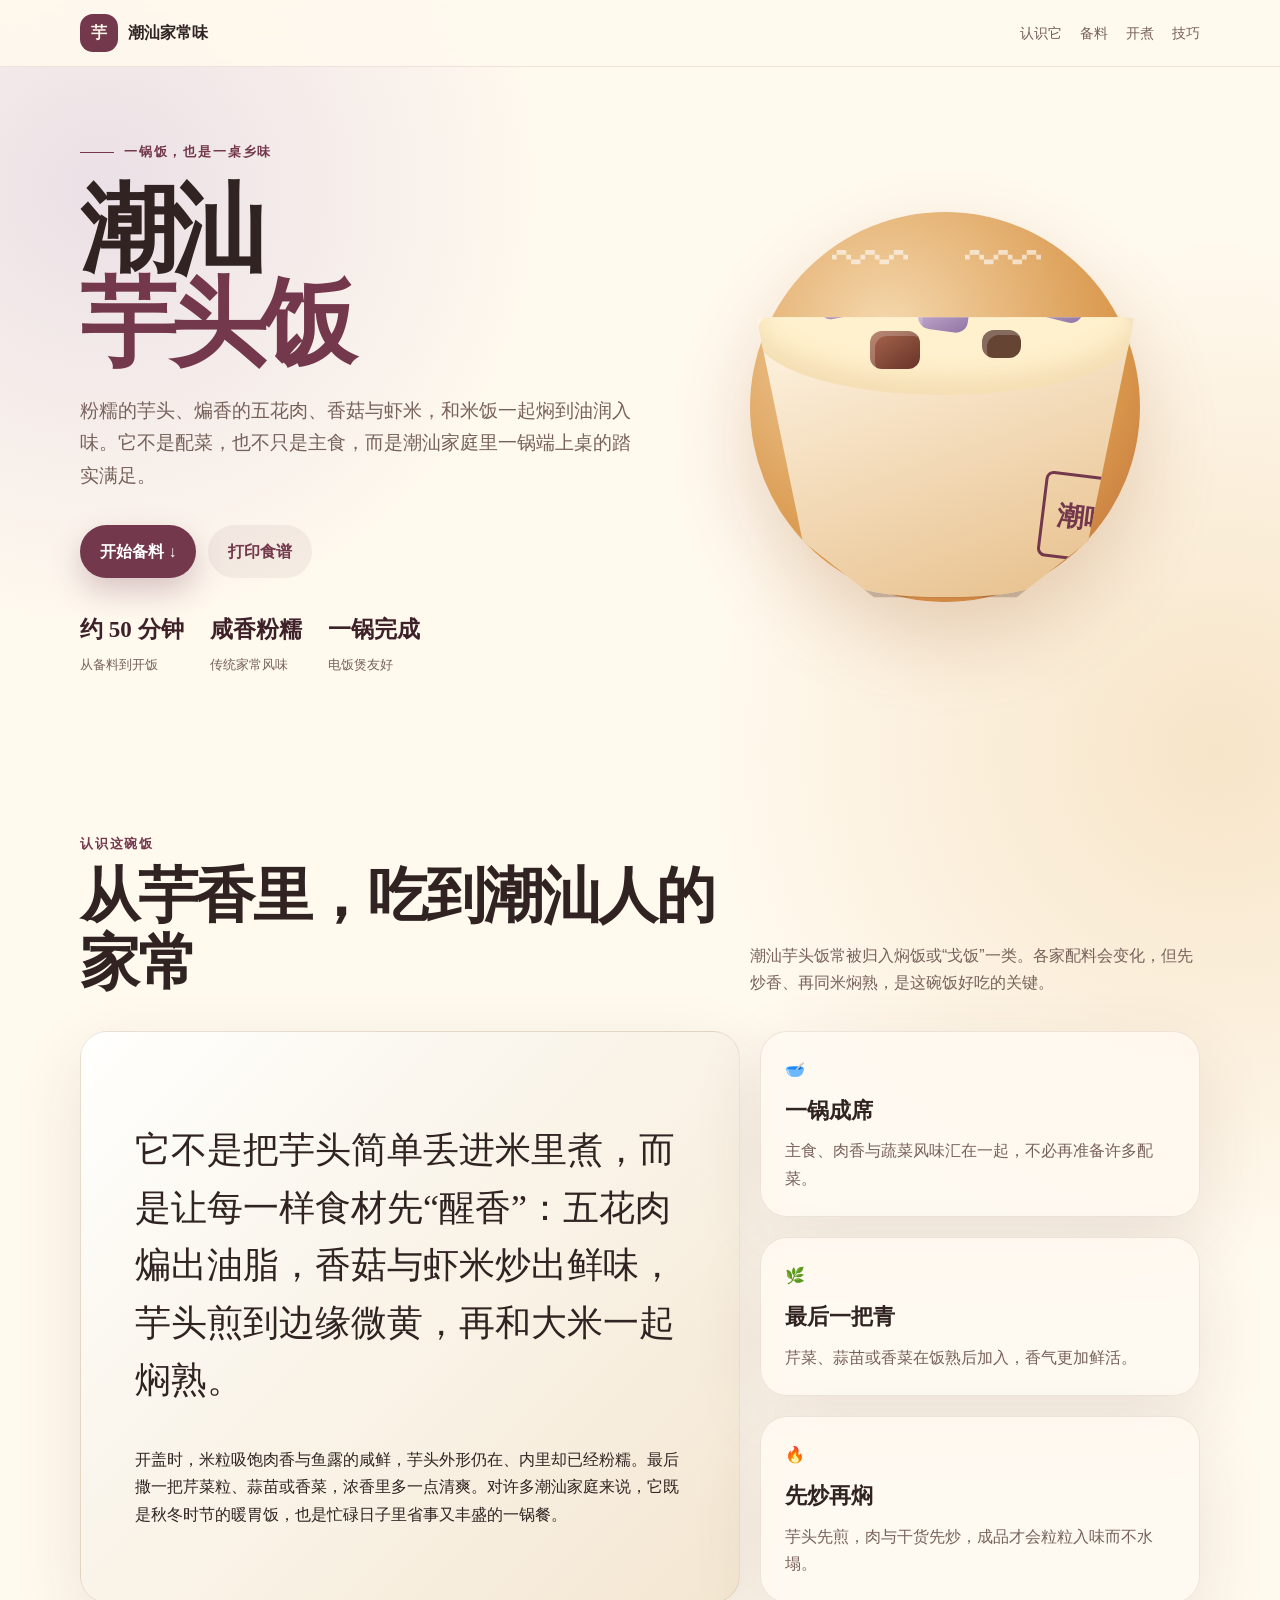
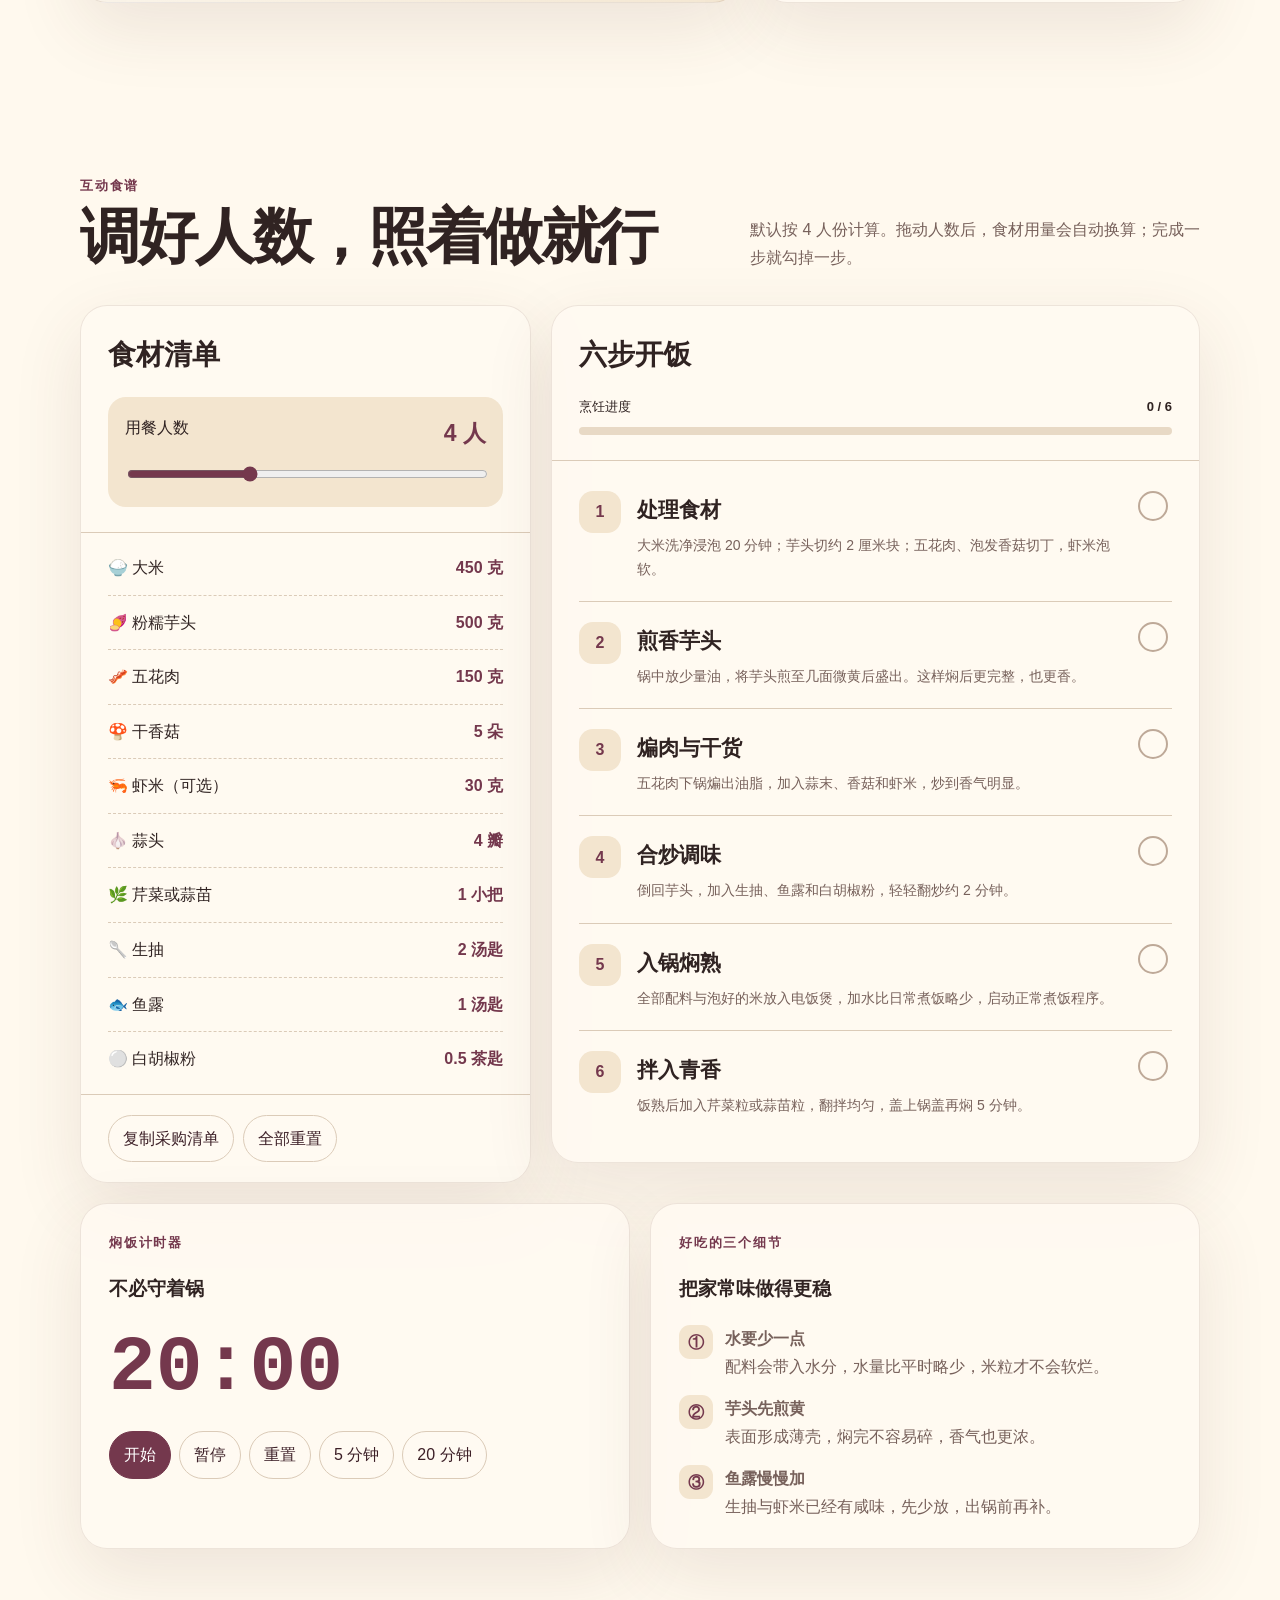
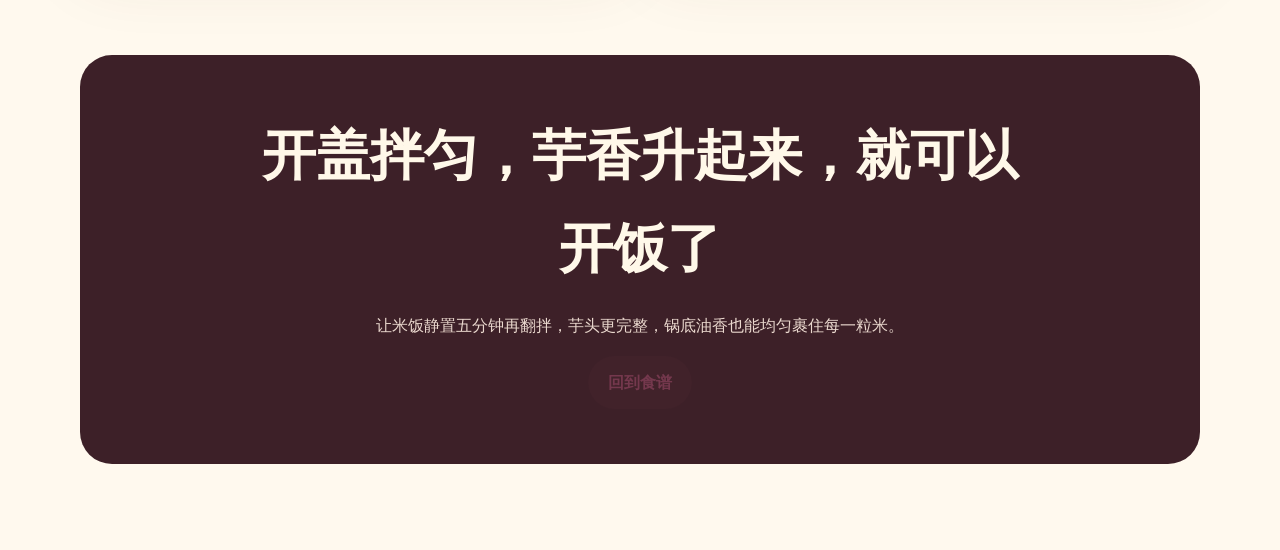
<file: index.html>
<!doctype html>
<html lang="zh-CN">
<head>
<meta charset="utf-8"><meta name="viewport" content="width=device-width,initial-scale=1">
<meta name="theme-color" content="#6f3548"><meta name="description" content="潮汕芋头饭互动食谱">
<title>潮汕芋头饭｜一锅粉糯咸香的家常味</title>
<style>
:root{--red:#74384d;--deep:#3d2028;--paper:#fff9ee;--cream:#f3e5cf;--ink:#302322;--muted:#77615b;--purple:#b8a1c8;--gold:#d6974f;--line:#dbcbb8;--shadow:0 24px 70px #5938291c}*{box-sizing:border-box}html{scroll-behavior:smooth}body{margin:0;color:var(--ink);font-family:-apple-system,BlinkMacSystemFont,"PingFang SC","Microsoft YaHei",sans-serif;line-height:1.72;background:radial-gradient(circle at 8% 5%,#cdbbda66,transparent 28rem),radial-gradient(circle at 95% 20%,#e7bc7d55,transparent 32rem),var(--paper)}button,input{font:inherit}button{cursor:pointer}.wrap{width:min(1120px,calc(100% - 34px));margin:auto}.nav{position:sticky;top:0;z-index:9;background:#fff9eee8;backdrop-filter:blur(16px);border-bottom:1px solid #7b3f561f}.navin{min-height:66px;display:flex;align-items:center;justify-content:space-between;gap:16px}.brand{display:flex;align-items:center;gap:10px;font-weight:900}.mark{width:38px;height:38px;display:grid;place-items:center;border-radius:13px;color:#fff7e9;background:var(--red)}nav a{color:var(--muted);text-decoration:none;margin-left:18px;font-size:14px}.hero{min-height:680px;display:grid;grid-template-columns:1.05fr .95fr;align-items:center;gap:48px;padding:70px 0}.eyebrow,.kicker{color:var(--red);font-weight:900;letter-spacing:.14em;font-size:13px}.eyebrow:before{content:"";display:inline-block;width:34px;height:1px;background:currentColor;vertical-align:middle;margin-right:10px}h1,h2,h3{font-family:"Songti SC","STSong",serif}h1{font-size:clamp(54px,8vw,96px);line-height:.98;letter-spacing:-.06em;margin:18px 0 24px}h1 span{display:block;color:var(--red)}.lead{font-size:19px;color:var(--muted);max-width:640px}.actions{display:flex;gap:12px;flex-wrap:wrap;margin:32px 0}.btn{border:0;border-radius:999px;padding:13px 20px;font-weight:850;text-decoration:none;display:inline-flex;align-items:center;justify-content:center}.primary{background:var(--red);color:white;box-shadow:0 13px 30px #74384d42}.secondary{background:#74384d12;color:var(--red)}.facts{display:flex;gap:26px;flex-wrap:wrap}.facts b{display:block;font-family:"Songti SC",serif;font-size:23px;color:var(--deep)}.facts small{color:var(--muted)}.visual{position:relative;min-height:480px;display:grid;place-items:center}.sun{position:absolute;width:390px;height:390px;border-radius:50%;background:radial-gradient(circle at 35% 30%,#f5d8ad,#d9974b 64%,#b96838);box-shadow:0 35px 80px #a760303f}.steam{position:absolute;z-index:3;top:30px;font-size:76px;color:#fff9;letter-spacing:18px;animation:float 3s ease-in-out infinite}@keyframes float{50%{transform:translateY(-13px);opacity:.6}}.bowl{position:relative;z-index:2;margin-top:100px;width:min(420px,92%);height:280px;background:linear-gradient(160deg,#fff6e6,#e6bd87);border-radius:30px 30px 46% 46%;clip-path:polygon(5% 0,95% 0,84% 80%,67% 100%,33% 100%,16% 80%);box-shadow:0 40px 50px #45262042}.rice{position:absolute;left:5%;right:5%;top:-42px;height:120px;border-radius:50%;background:#fff1cd;box-shadow:inset 0 -18px 22px #bd86422c}.food{position:absolute;width:50px;height:38px;border-radius:12px;background:linear-gradient(145deg,#d7c3df,#9072a3);box-shadow:inset 5px 5px #ffffff35}.f1{left:16%;top:4px;transform:rotate(-10deg)}.f2{left:43%;top:18px;transform:rotate(8deg)}.f3{right:13%;top:7px;transform:rotate(14deg)}.meat{background:linear-gradient(145deg,#aa674e,#673328);left:30%;top:56px}.mush{background:#654434;right:30%;top:55px;width:39px;height:28px}.seal{position:absolute;right:28px;bottom:36px;width:86px;height:86px;border:3px solid var(--red);display:grid;place-items:center;color:var(--red);font:bold 27px "Songti SC";transform:rotate(7deg);border-radius:8px}section{padding:86px 0}.head{display:flex;justify-content:space-between;align-items:end;gap:30px;margin-bottom:34px}.head h2{font-size:clamp(36px,5vw,60px);line-height:1.12;letter-spacing:-.04em;margin:7px 0 0}.head p{max-width:450px;color:var(--muted);margin:0}.story{display:grid;grid-template-columns:1.2fr .8fr;gap:20px}.card{border:1px solid #6d47301f;border-radius:27px;background:#fffaf2dc;box-shadow:var(--shadow)}.storymain{padding:clamp(28px,5vw,54px);background:linear-gradient(135deg,#ffffffdd,#f2e3cddc)}.storymain .big{font:clamp(25px,3vw,36px)/1.6 "Songti SC",serif}.storymain p:last-child{margin-bottom:0}.side{display:grid;gap:20px}.mini{padding:24px}.mini h3{font-size:22px;margin:8px 0}.mini p{color:var(--muted);margin:0}.recipe{display:grid;grid-template-columns:.82fr 1.18fr;gap:20px;align-items:start}.panel{overflow:hidden}.ptop{padding:25px 27px;border-bottom:1px solid var(--line)}.ptop h3{font-size:28px;margin:0}.serve{margin-top:18px;background:var(--cream);padding:17px;border-radius:18px}.serverow{display:flex;justify-content:space-between}.serve strong{color:var(--red);font-size:23px}input[type=range]{width:100%;accent-color:var(--red);margin-top:12px}.list{list-style:none;margin:0;padding:8px 27px}.item{display:flex;justify-content:space-between;gap:20px;padding:13px 0;border-bottom:1px dashed var(--line)}.item:last-child{border:0}.amount{font-weight:900;color:var(--red)}.panelactions{display:flex;gap:9px;padding:20px 27px;border-top:1px solid var(--line)}.smallbtn,.timer button{border:1px solid var(--line);background:#fffaf2;border-radius:999px;padding:9px 14px;color:var(--deep)}.steps{padding:10px 27px 25px}.step{display:grid;grid-template-columns:42px 1fr 34px;gap:16px;padding:20px 0;border-bottom:1px solid var(--line);align-items:start}.step:last-child{border:0}.num{width:42px;height:42px;border-radius:14px;display:grid;place-items:center;background:var(--cream);font-weight:900;color:var(--red)}.step h3{font-size:21px;margin:1px 0 5px}.step p{color:var(--muted);margin:0;font-size:14px}.check input{display:none}.check span{display:grid;place-items:center;width:30px;height:30px;border:2px solid #bea998;border-radius:50%;color:transparent}.check input:checked+span{background:var(--red);border-color:var(--red);color:#fff}.step.done{opacity:.55}.progress{margin-top:17px}.pmeta{display:flex;justify-content:space-between;font-size:13px}.track{height:8px;background:#e8d9c5;border-radius:10px;overflow:hidden;margin-top:8px}.fill{height:100%;width:0;background:linear-gradient(90deg,var(--red),var(--purple));transition:.3s}.tools{display:grid;grid-template-columns:1fr 1fr;gap:20px;margin-top:20px}.tool{padding:28px}.timerdisplay{font:700 clamp(48px,7vw,78px)/1 ui-monospace,monospace;color:var(--red);margin:24px 0}.timerbuttons{display:flex;gap:8px;flex-wrap:wrap}.timer .start{background:var(--red);color:#fff;border-color:var(--red)}.tips{display:grid;gap:15px;margin-top:20px}.tip{display:grid;grid-template-columns:34px 1fr;gap:12px;color:var(--muted)}.tip span{width:34px;height:34px;border-radius:11px;background:var(--cream);display:grid;place-items:center;color:var(--red);font-weight:bold}.ending{padding-top:20px}.endcard{text-align:center;background:var(--deep);color:#fff8e9;border-radius:32px;padding:55px 24px}.endcard h2{font-size:clamp(32px,5vw,54px);margin:0 auto 14px;max-width:800px}.endcard p{color:#ead8ce}.toast{position:fixed;left:50%;bottom:28px;transform:translate(-50%,20px);opacity:0;background:var(--deep);color:#fff;padding:11px 18px;border-radius:999px;z-index:20;transition:.25s}.toast.show{opacity:1;transform:translate(-50%,0)}@media(max-width:820px){nav .links{display:none}.hero,.story,.recipe,.tools{grid-template-columns:1fr}.hero{padding-top:55px}.visual{min-height:420px}.head{display:block}.head p{margin-top:16px}.recipe{gap:16px}}@media print{.nav,.hero-actions,.panelactions,.tools,.grain{display:none}.hero{min-height:0}.card{box-shadow:none}section{padding:30px 0}}
</style>
</head>
<body>
<nav class="nav"><div class="wrap navin"><div class="brand"><span class="mark">芋</span>潮汕家常味</div><div class="links"><a href="#story">认识它</a><a href="#recipe">备料</a><a href="#steps">开煮</a><a href="#tips">技巧</a></div></div></nav>
<main>
<header class="wrap hero"><div><span class="eyebrow">一锅饭，也是一桌乡味</span><h1>潮汕<span>芋头饭</span></h1><p class="lead">粉糯的芋头、煸香的五花肉、香菇与虾米，和米饭一起焖到油润入味。它不是配菜，也不只是主食，而是潮汕家庭里一锅端上桌的踏实满足。</p><div class="actions"><a class="btn primary" href="#recipe">开始备料 ↓</a><button class="btn secondary" id="print">打印食谱</button></div><div class="facts"><div><b>约 50 分钟</b><small>从备料到开饭</small></div><div><b>咸香粉糯</b><small>传统家常风味</small></div><div><b>一锅完成</b><small>电饭煲友好</small></div></div></div><div class="visual"><div class="sun"></div><div class="steam">〰 〰</div><div class="bowl"><div class="rice"><i class="food f1"></i><i class="food f2"></i><i class="food f3"></i><i class="food meat"></i><i class="food mush"></i></div><div class="seal">潮味</div></div></div></header>
<section id="story"><div class="wrap"><div class="head"><div><div class="kicker">认识这碗饭</div><h2>从芋香里，吃到潮汕人的家常</h2></div><p>潮汕芋头饭常被归入焖饭或“戈饭”一类。各家配料会变化，但先炒香、再同米焖熟，是这碗饭好吃的关键。</p></div><div class="story"><article class="card storymain"><p class="big">它不是把芋头简单丢进米里煮，而是让每一样食材先“醒香”：五花肉煸出油脂，香菇与虾米炒出鲜味，芋头煎到边缘微黄，再和大米一起焖熟。</p><p>开盖时，米粒吸饱肉香与鱼露的咸鲜，芋头外形仍在、内里却已经粉糯。最后撒一把芹菜粒、蒜苗或香菜，浓香里多一点清爽。对许多潮汕家庭来说，它既是秋冬时节的暖胃饭，也是忙碌日子里省事又丰盛的一锅餐。</p></article><div class="side"><article class="card mini"><div>🥣</div><h3>一锅成席</h3><p>主食、肉香与蔬菜风味汇在一起，不必再准备许多配菜。</p></article><article class="card mini"><div>🌿</div><h3>最后一把青</h3><p>芹菜、蒜苗或香菜在饭熟后加入，香气更加鲜活。</p></article><article class="card mini"><div>🔥</div><h3>先炒再焖</h3><p>芋头先煎，肉与干货先炒，成品才会粒粒入味而不水塌。</p></article></div></div></div></section>
<section id="recipe"><div class="wrap"><div class="head"><div><div class="kicker">互动食谱</div><h2>调好人数，照着做就行</h2></div><p>默认按 4 人份计算。拖动人数后，食材用量会自动换算；完成一步就勾掉一步。</p></div><div class="recipe"><aside class="card panel"><div class="ptop"><h3>食材清单</h3><div class="serve"><div class="serverow"><span>用餐人数</span><strong><span id="sv">4</span> 人</strong></div><input id="servings" type="range" min="2" max="8" value="4"></div></div><ul class="list" id="ingredients"></ul><div class="panelactions"><button class="smallbtn" id="copy">复制采购清单</button><button class="smallbtn" id="reset">全部重置</button></div></aside><section class="card panel" id="steps" style="padding:0"><div class="ptop"><h3>六步开饭</h3><div class="progress"><div class="pmeta"><span>烹饪进度</span><b id="pt">0 / 6</b></div><div class="track"><div class="fill" id="pf"></div></div></div></div><div class="steps" id="stepList"></div></section></div><div class="tools" id="tips"><article class="card tool timer"><div class="kicker">焖饭计时器</div><h3>不必守着锅</h3><div class="timerdisplay" id="clock">20:00</div><div class="timerbuttons"><button class="start" id="start">开始</button><button id="pause">暂停</button><button id="treset">重置</button><button data-min="5">5 分钟</button><button data-min="20">20 分钟</button></div></article><article class="card tool"><div class="kicker">好吃的三个细节</div><h3>把家常味做得更稳</h3><div class="tips"><div class="tip"><span>①</span><div><b>水要少一点</b><br>配料会带入水分，水量比平时略少，米粒才不会软烂。</div></div><div class="tip"><span>②</span><div><b>芋头先煎黄</b><br>表面形成薄壳，焖完不容易碎，香气也更浓。</div></div><div class="tip"><span>③</span><div><b>鱼露慢慢加</b><br>生抽与虾米已经有咸味，先少放，出锅前再补。</div></div></div></article></div></div></section>
<section class="ending"><div class="wrap endcard"><h2>开盖拌匀，芋香升起来，就可以开饭了</h2><p>让米饭静置五分钟再翻拌，芋头更完整，锅底油香也能均匀裹住每一粒米。</p><a class="btn secondary" href="#recipe">回到食谱</a></div></section>
</main><div class="toast" id="toast"></div>
<script>
const ing=[['🍚','大米',450,'克'],['🍠','粉糯芋头',500,'克'],['🥓','五花肉',150,'克'],['🍄','干香菇',5,'朵'],['🦐','虾米（可选）',30,'克'],['🧄','蒜头',4,'瓣'],['🌿','芹菜或蒜苗',1,'小把'],['🥄','生抽',2,'汤匙'],['🐟','鱼露',1,'汤匙'],['⚪','白胡椒粉',.5,'茶匙']];const steps=[['处理食材','大米洗净浸泡 20 分钟；芋头切约 2 厘米块；五花肉、泡发香菇切丁，虾米泡软。'],['煎香芋头','锅中放少量油，将芋头煎至几面微黄后盛出。这样焖后更完整，也更香。'],['煸肉与干货','五花肉下锅煸出油脂，加入蒜末、香菇和虾米，炒到香气明显。'],['合炒调味','倒回芋头，加入生抽、鱼露和白胡椒粉，轻轻翻炒约 2 分钟。'],['入锅焖熟','全部配料与泡好的米放入电饭煲，加水比日常煮饭略少，启动正常煮饭程序。'],['拌入青香','饭熟后加入芹菜粒或蒜苗粒，翻拌均匀，盖上锅盖再焖 5 分钟。']];let done=JSON.parse(localStorage.getItem('done')||'[]'),serv=+(localStorage.getItem('serv')||4),seconds=1200,timer=null;const $=s=>document.querySelector(s),pretty=n=>Number.isInteger(Math.round(n*10)/10)?Math.round(n*10)/10:(Math.round(n*10)/10).toFixed(1);function toast(t){$('#toast').textContent=t;$('#toast').classList.add('show');setTimeout(()=>$('#toast').classList.remove('show'),1700)}function renderIng(){serv=+$('#servings').value;$('#sv').textContent=serv;localStorage.setItem('serv',serv);$('#ingredients').innerHTML=ing.map(x=>`<li class="item"><span>${x[0]} ${x[1]}</span><span class="amount">${pretty(x[2]*serv/4)} ${x[3]}</span></li>`).join('')}function renderSteps(){$('#stepList').innerHTML=steps.map((x,i)=>`<article class="step ${done.includes(i)?'done':''}"><div class="num">${i+1}</div><div><h3>${x[0]}</h3><p>${x[1]}</p></div><label class="check"><input type="checkbox" data-i="${i}" ${done.includes(i)?'checked':''}><span>✓</span></label></article>`).join('');$('#pt').textContent=`${done.length} / 6`;$('#pf').style.width=done.length/6*100+'%'}function draw(){let m=String(Math.floor(seconds/60)).padStart(2,'0'),s=String(seconds%60).padStart(2,'0');$('#clock').textContent=m+':'+s}$('#servings').value=serv;$('#servings').oninput=renderIng;$('#stepList').onchange=e=>{if(!e.target.dataset.i)return;let i=+e.target.dataset.i;done=e.target.checked?[...new Set([...done,i])]:done.filter(v=>v!==i);done.sort();localStorage.setItem('done',JSON.stringify(done));renderSteps();if(done.length===6)toast('六步完成，准备开饭！')};$('#copy').onclick=async()=>{let text=[`潮汕芋头饭采购清单（${serv} 人份）`,...ing.map(x=>`${x[1]}：${pretty(x[2]*serv/4)} ${x[3]}`)].join('\n');try{await navigator.clipboard.writeText(text);toast('采购清单已复制')}catch{toast('复制失败，请手动选择')}};$('#reset').onclick=()=>{done=[];serv=4;$('#servings').value=4;localStorage.clear();renderIng();renderSteps();toast('食谱已重置')};$('#print').onclick=()=>print();$('#start').onclick=()=>{if(timer)return;timer=setInterval(()=>{if(seconds<=0){clearInterval(timer);timer=null;toast('时间到，去看看锅里的芋头饭！');return}seconds--;draw()},1000)};$('#pause').onclick=()=>{clearInterval(timer);timer=null};$('#treset').onclick=()=>{clearInterval(timer);timer=null;seconds=1200;draw()};document.querySelectorAll('[data-min]').forEach(b=>b.onclick=()=>{clearInterval(timer);timer=null;seconds=+b.dataset.min*60;draw()});renderIng();renderSteps();draw();
</script></body></html>
</file>
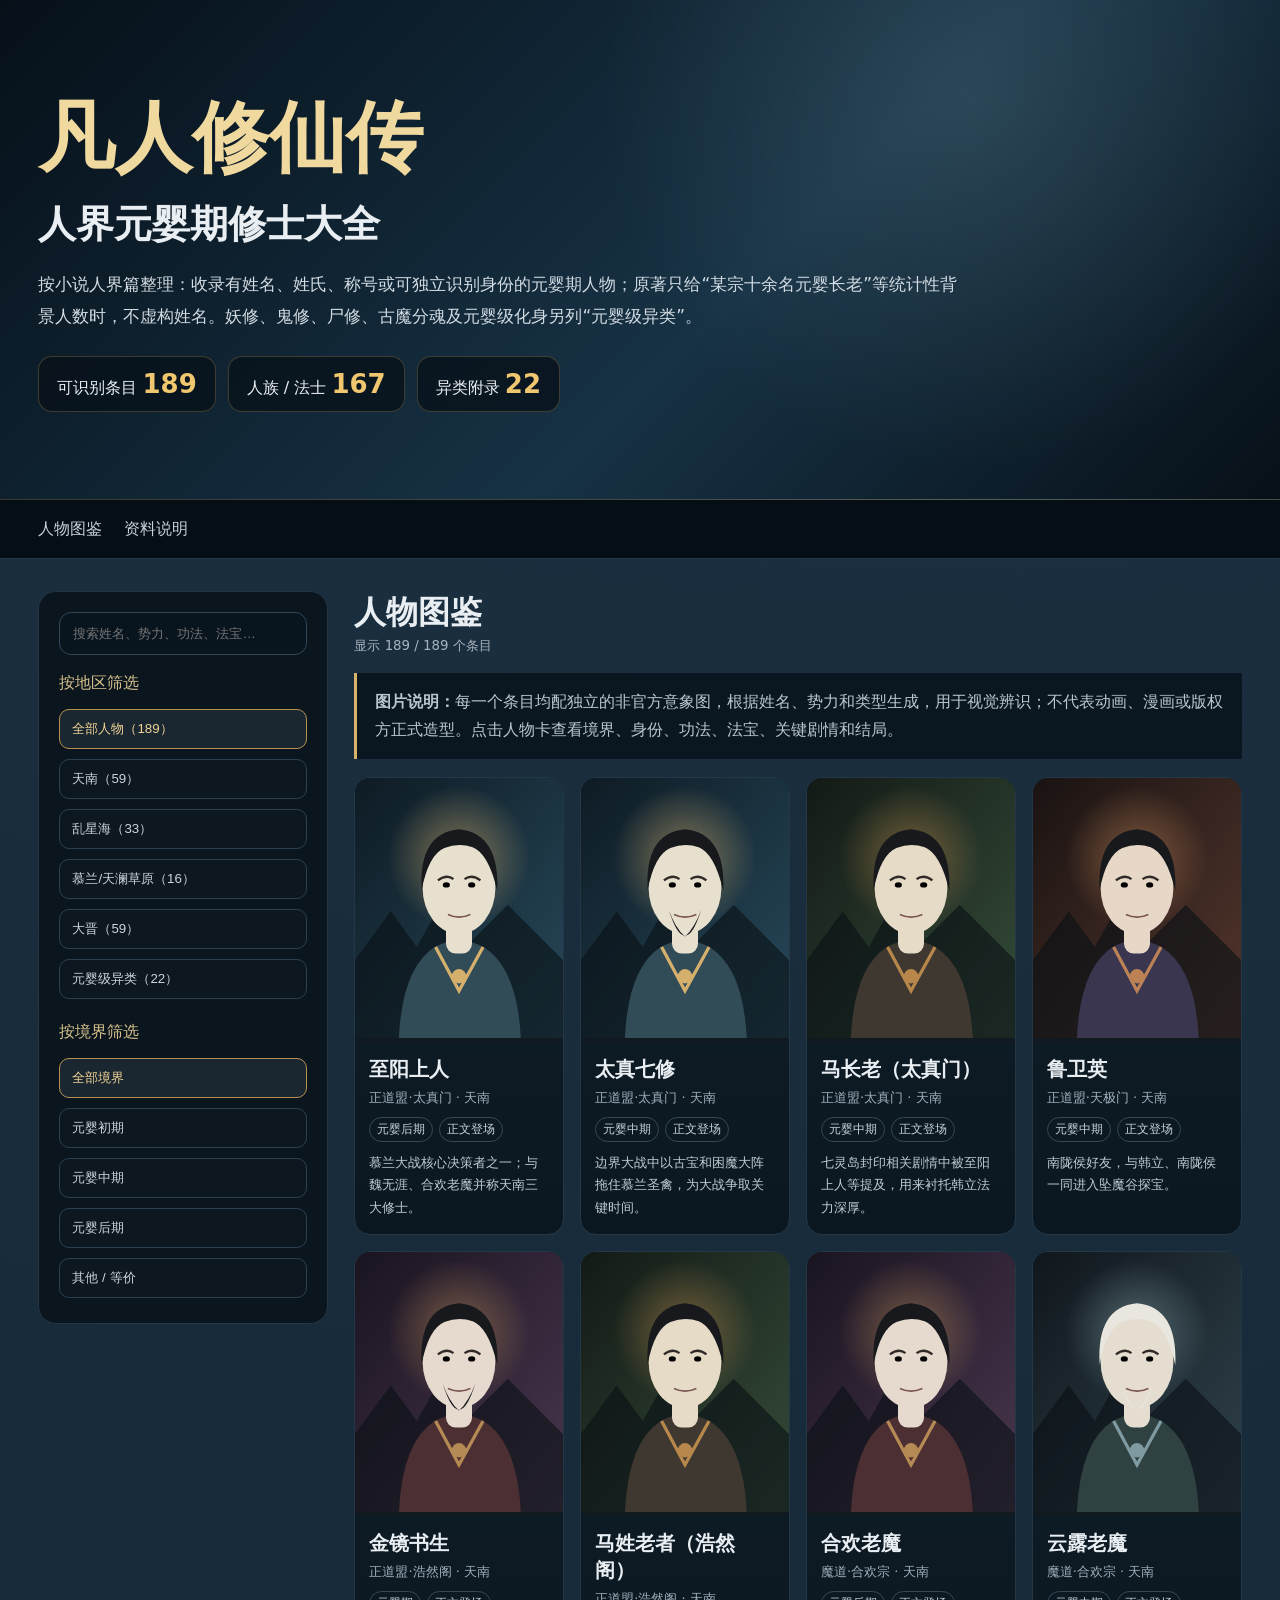
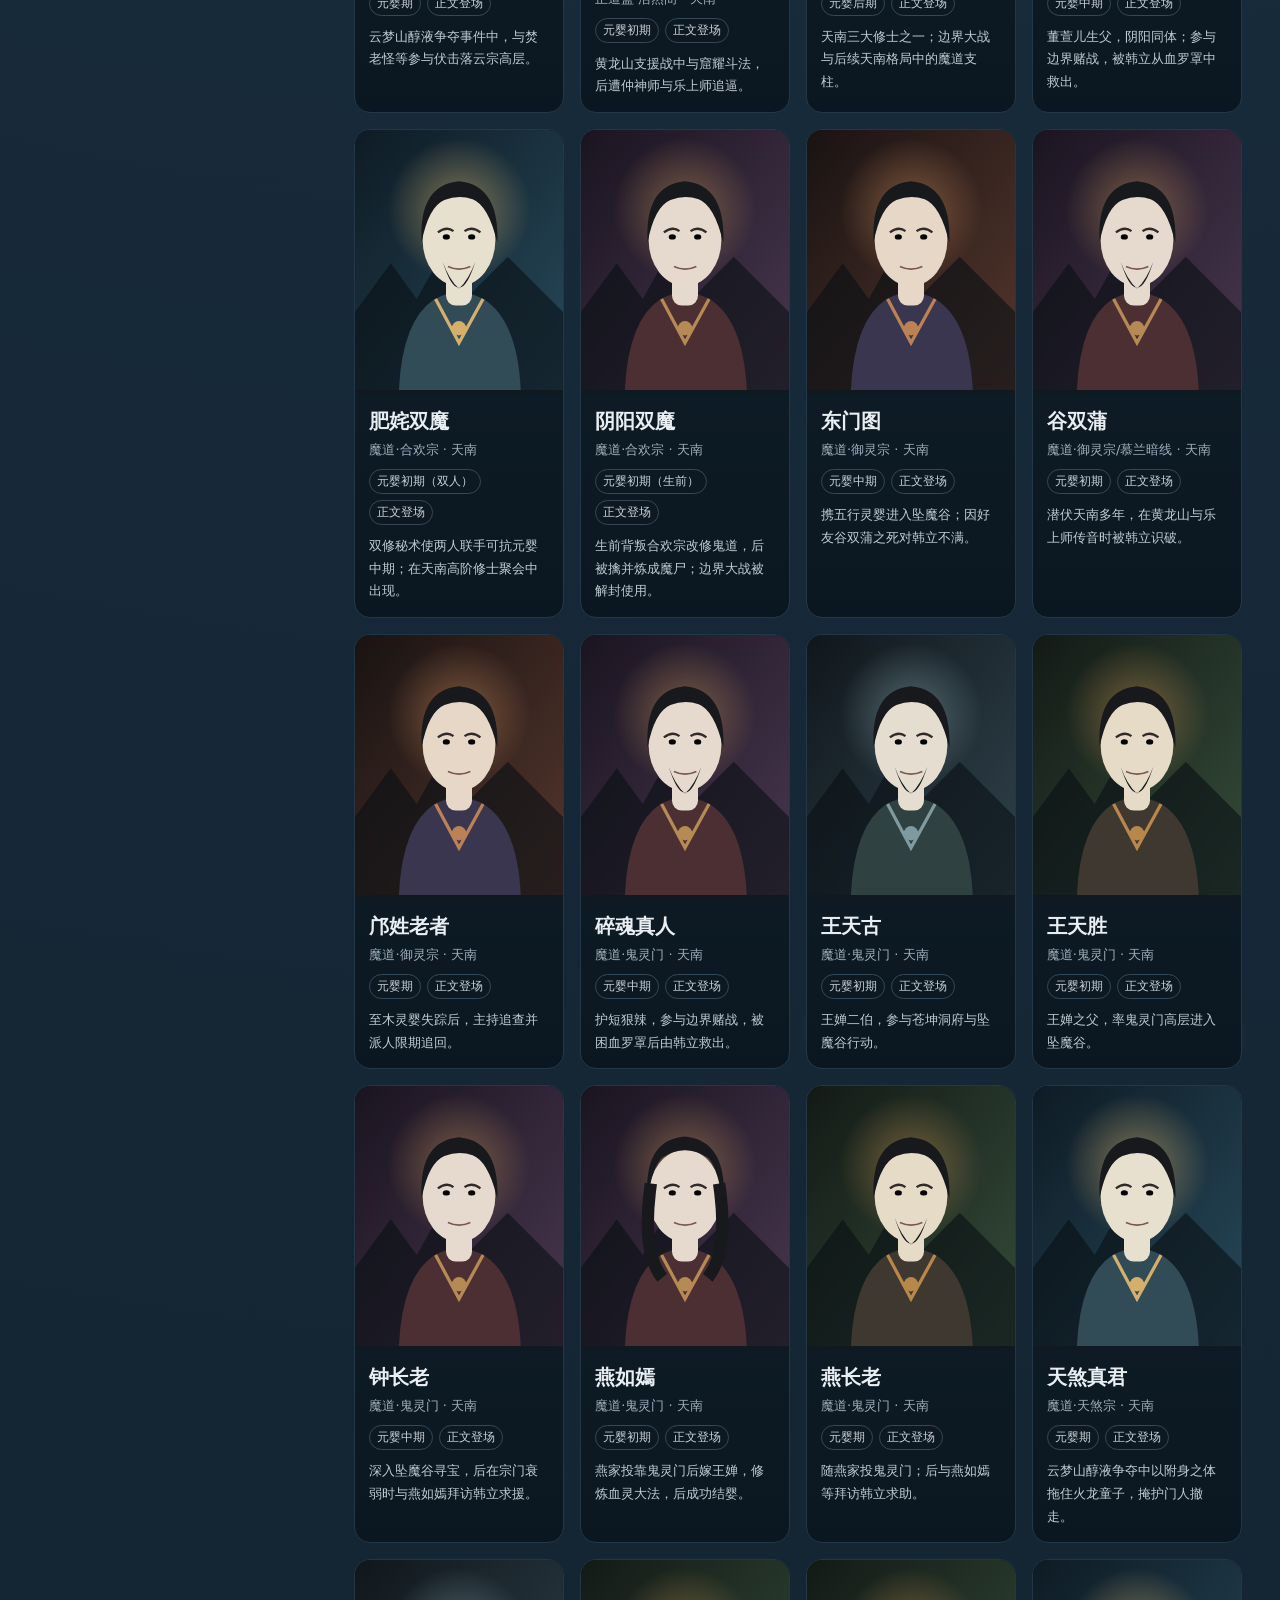
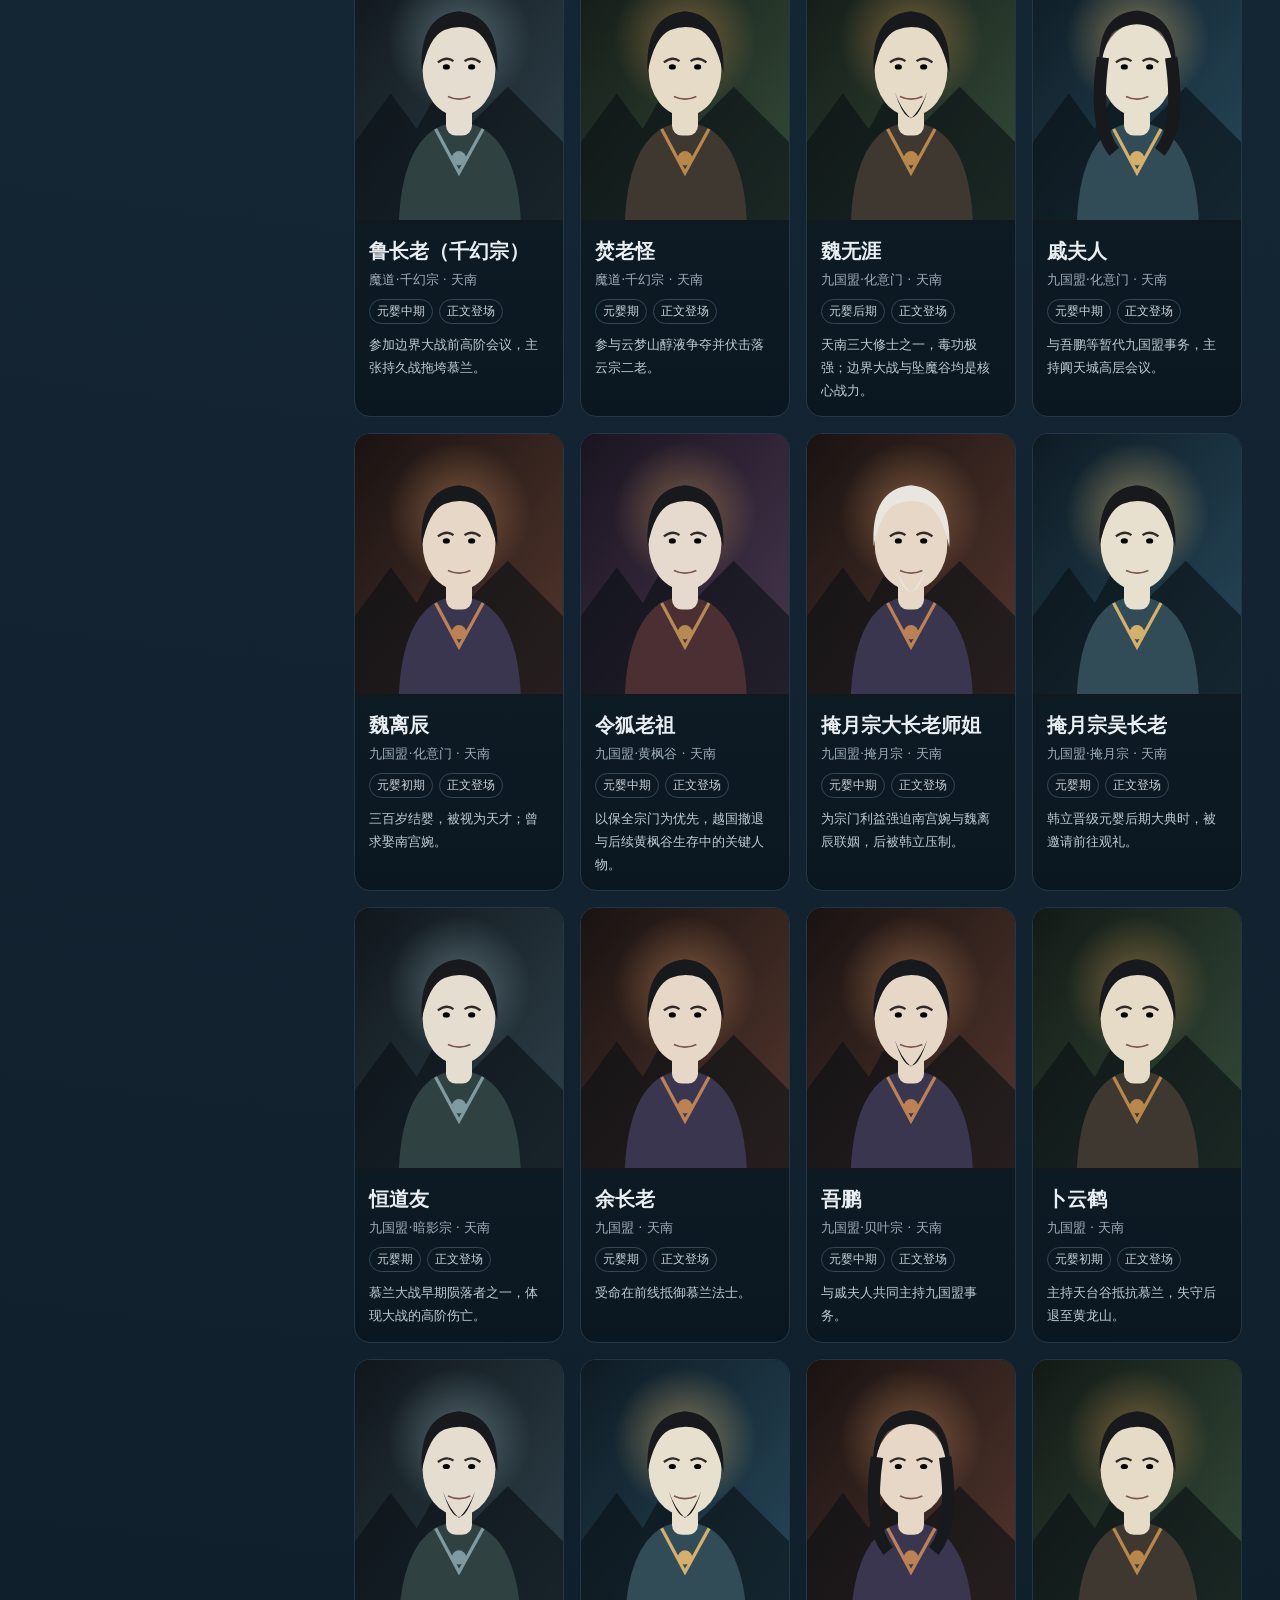
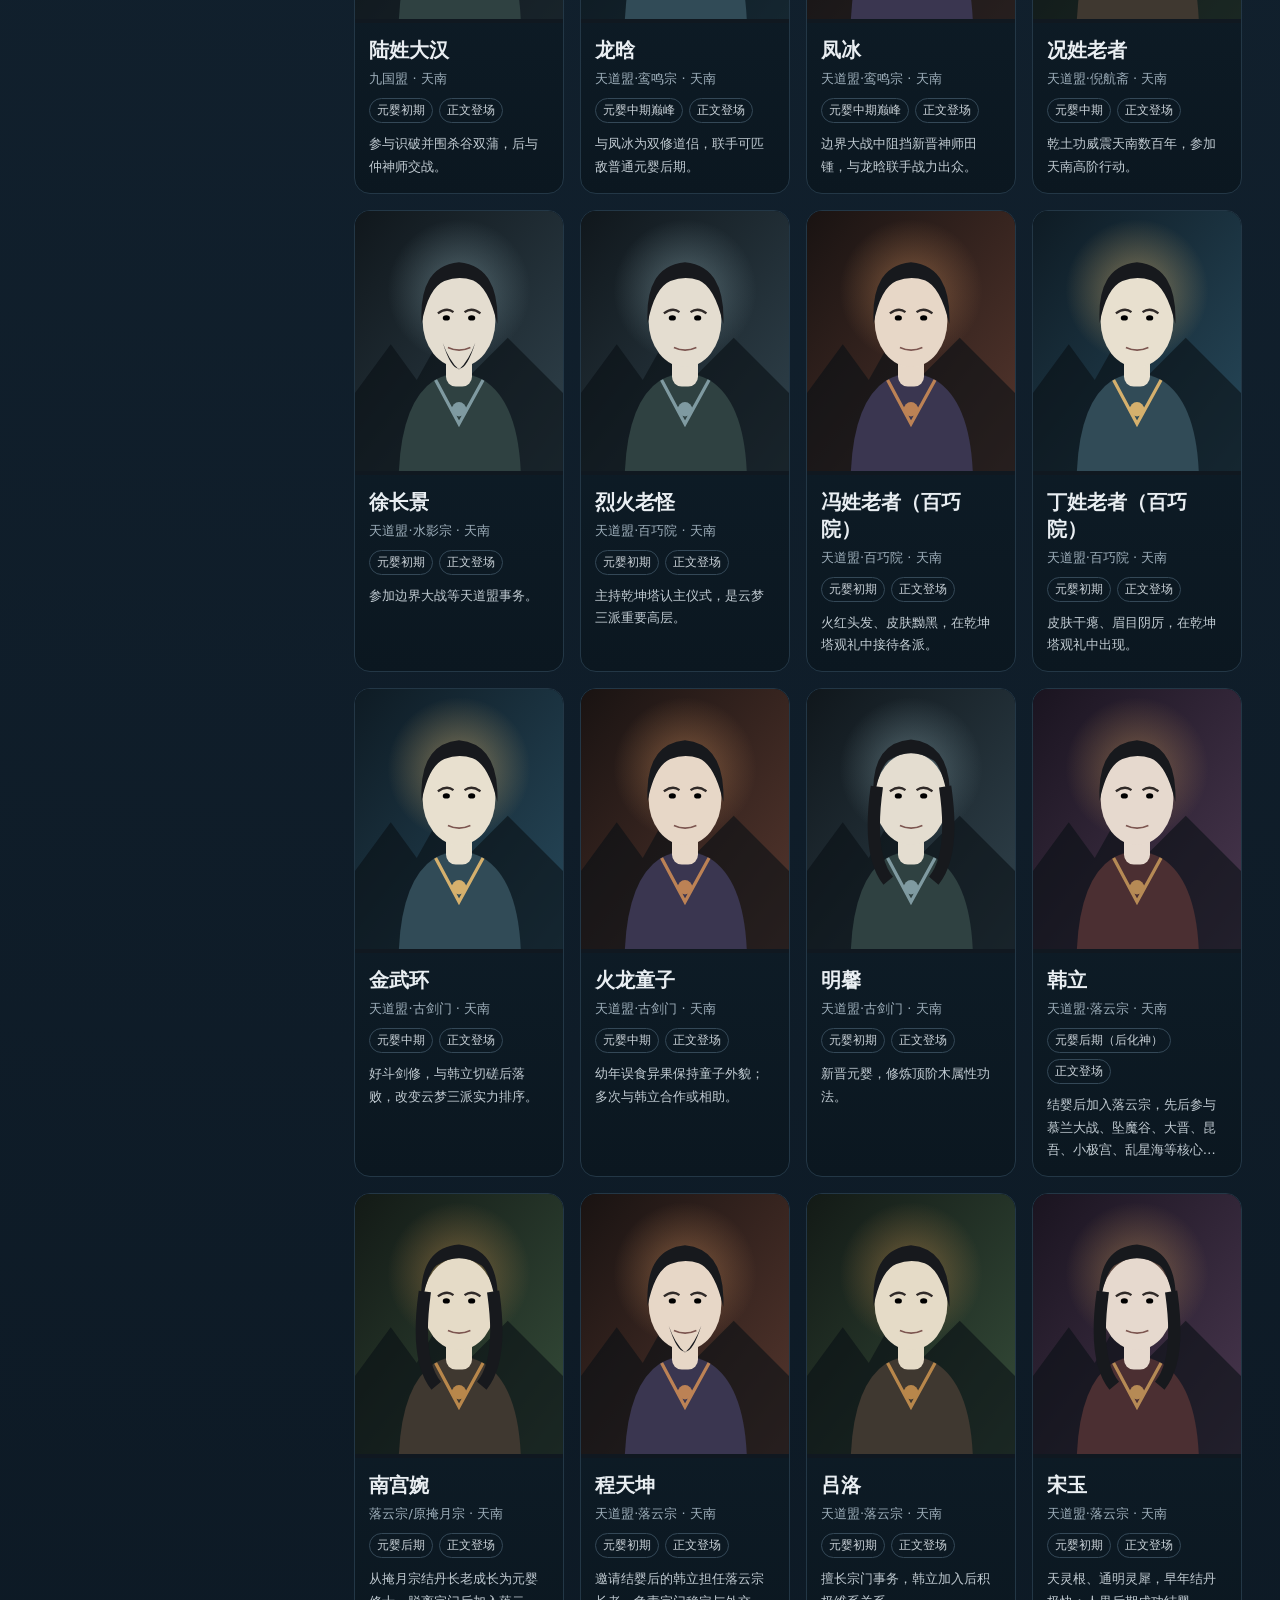
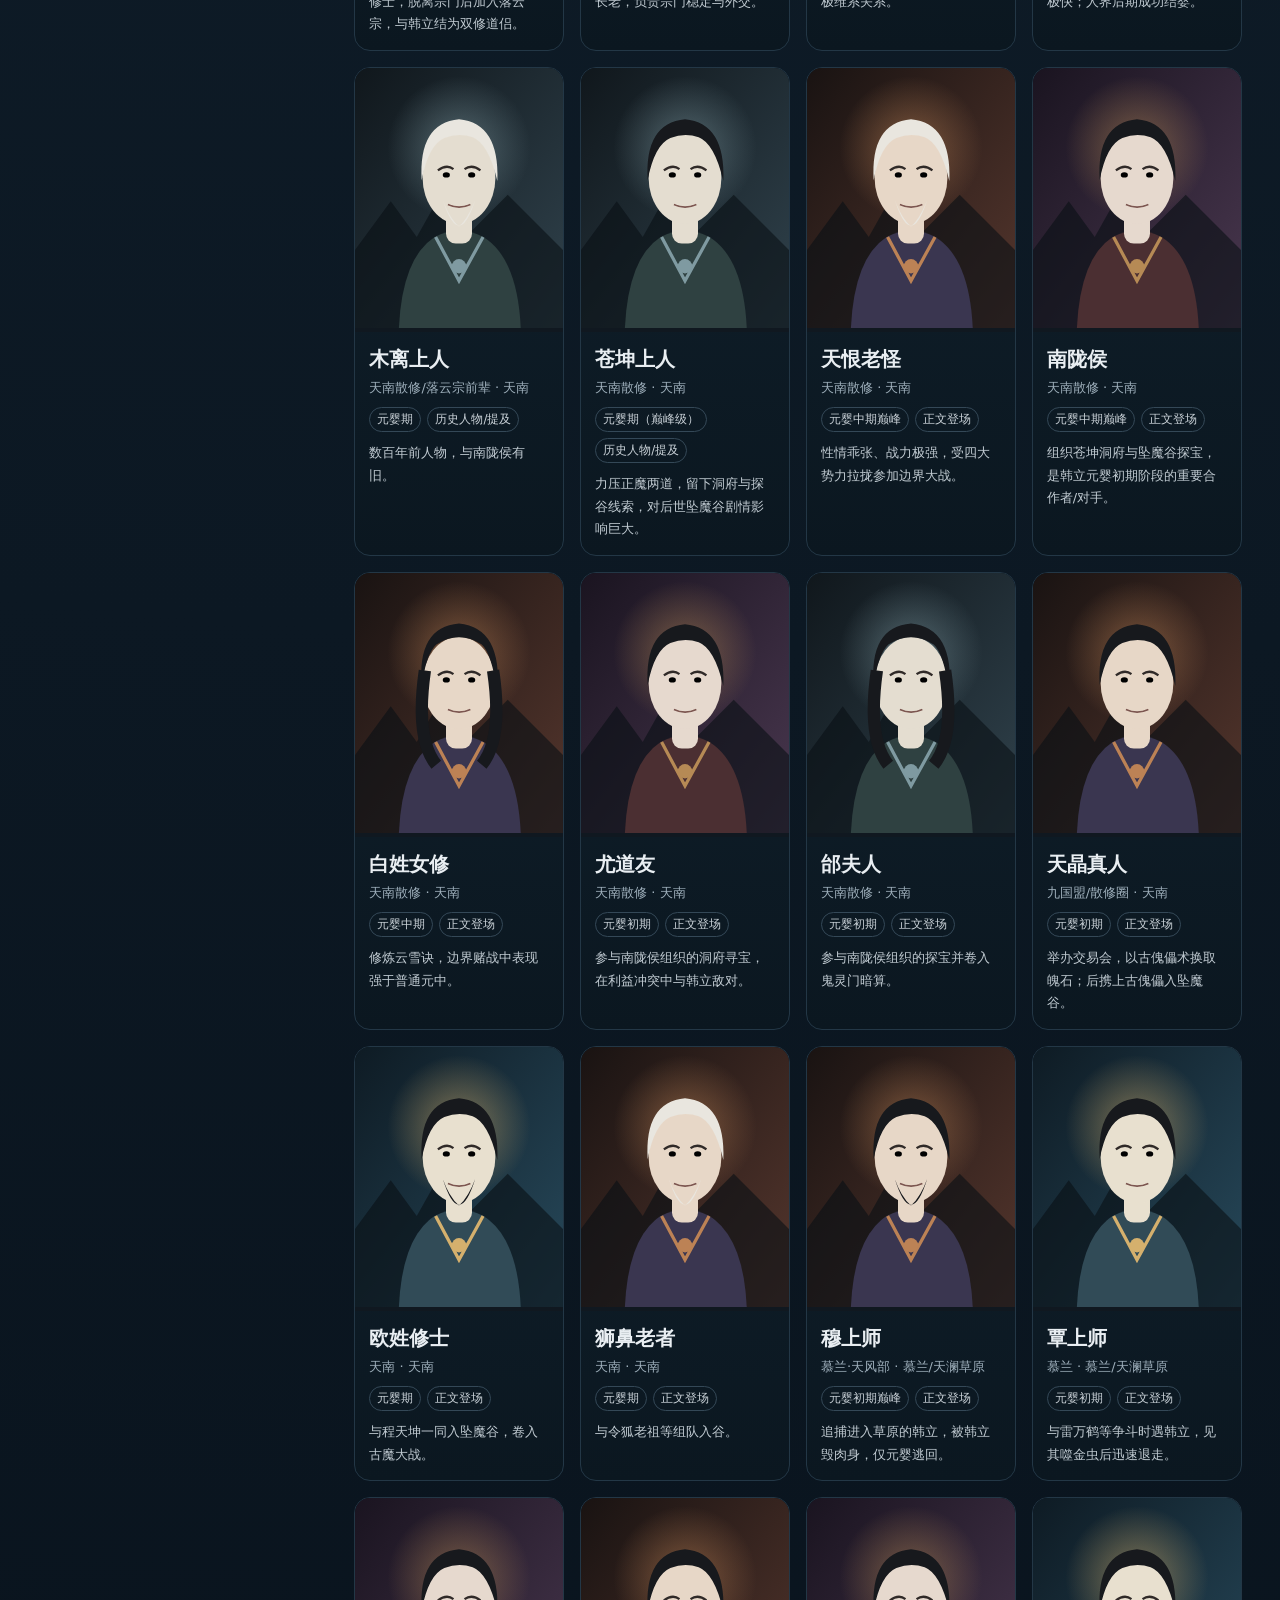
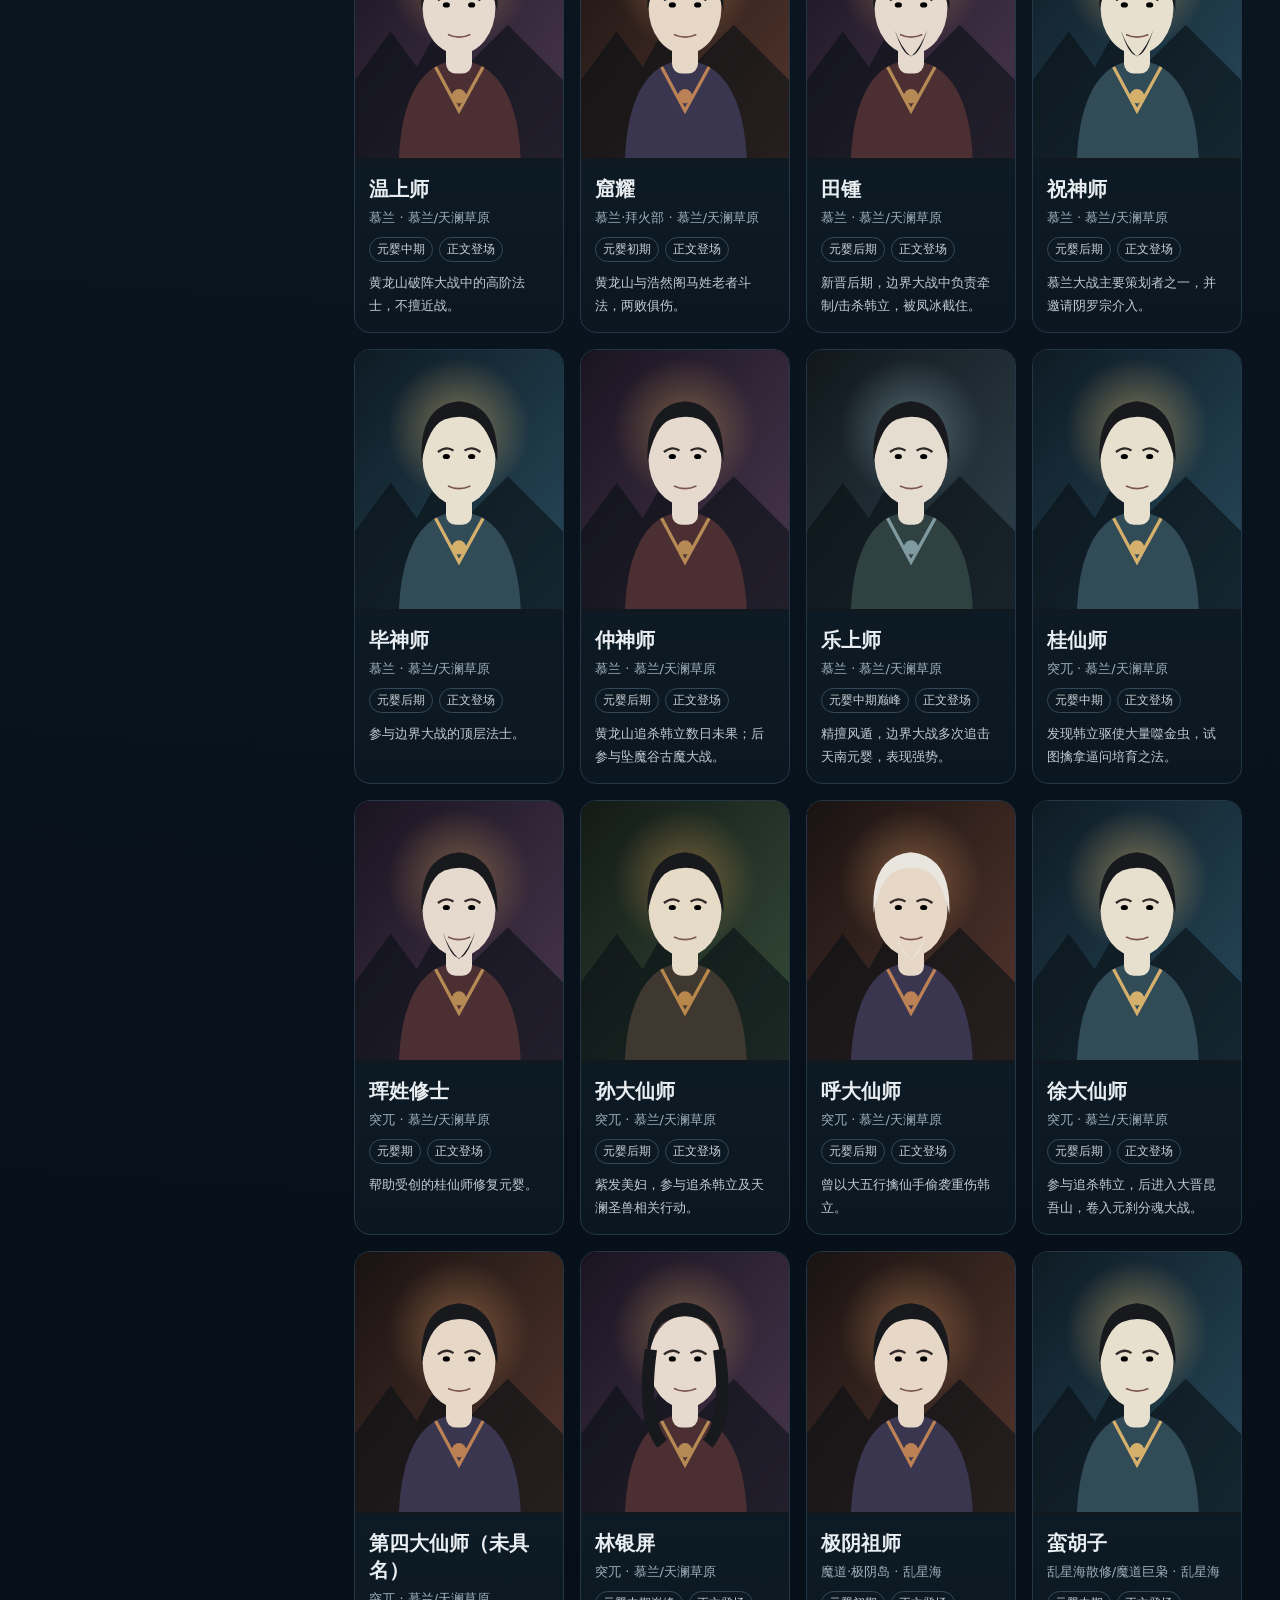
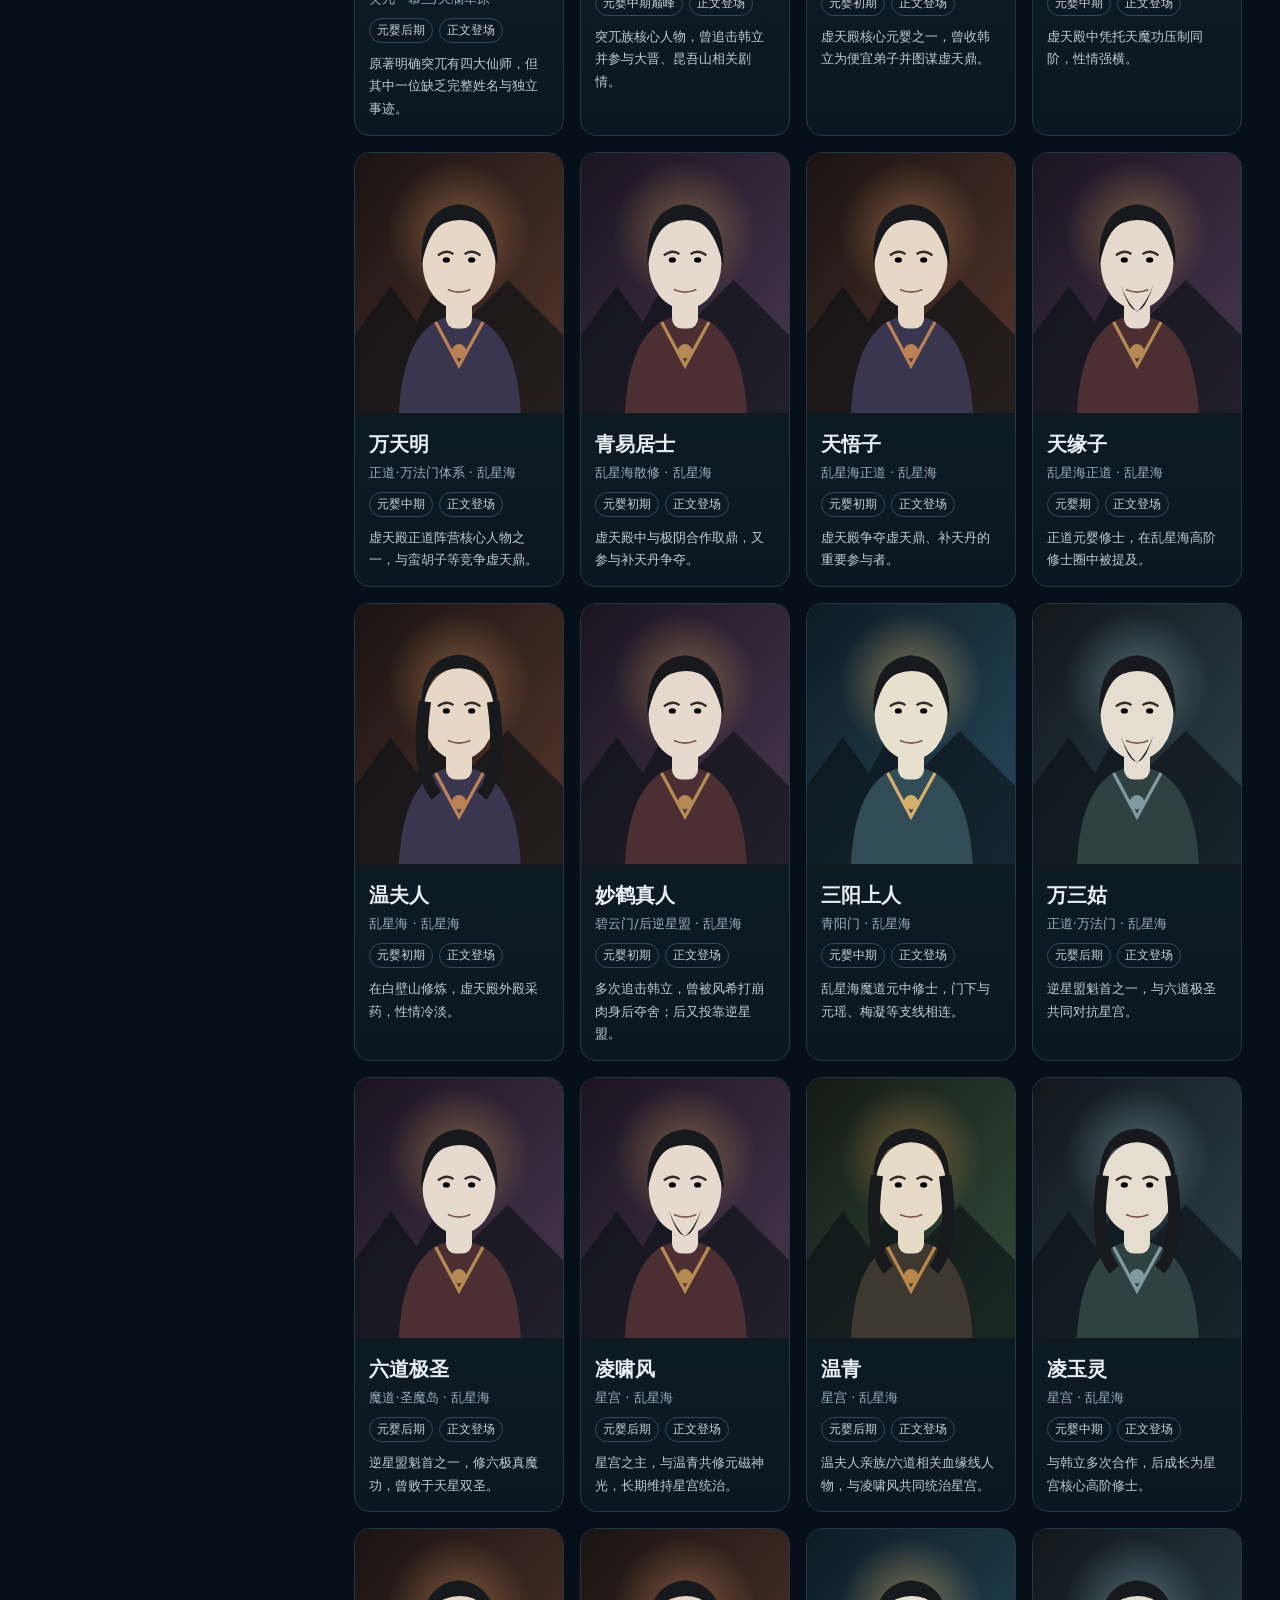
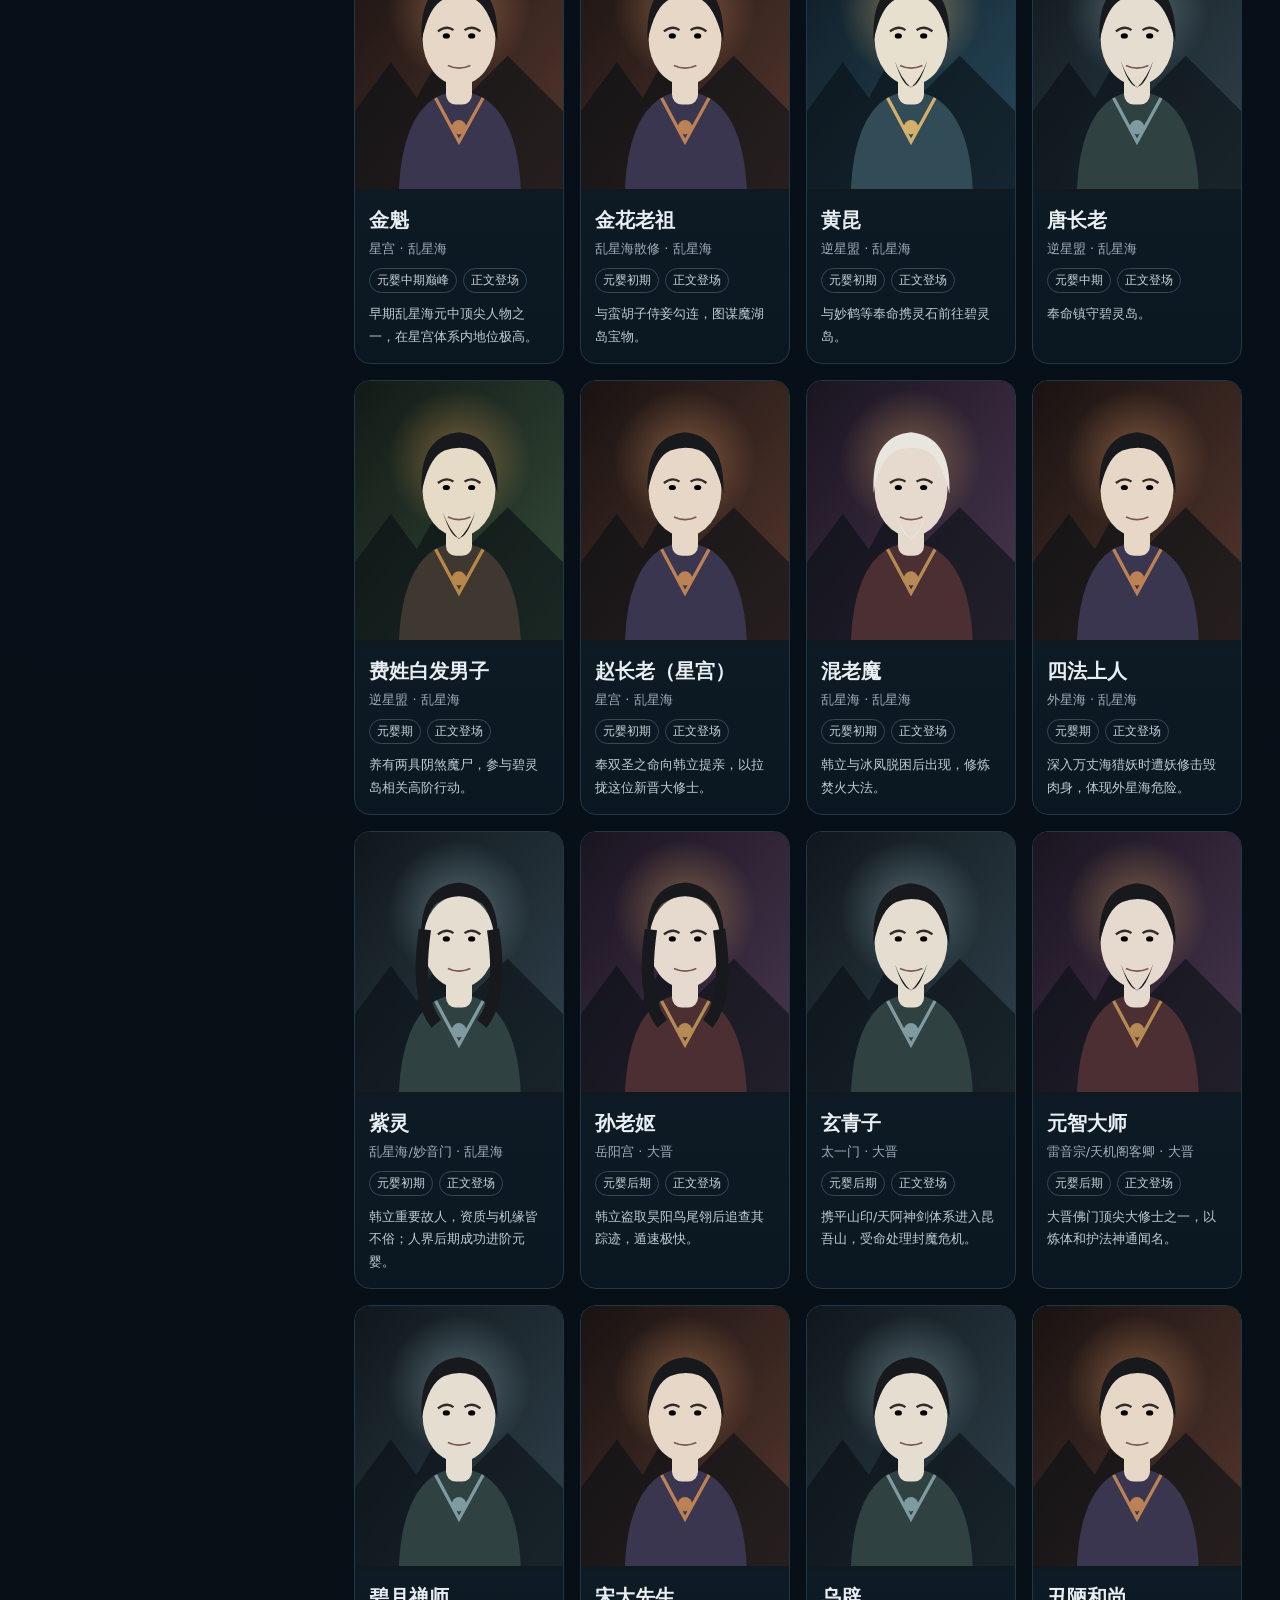
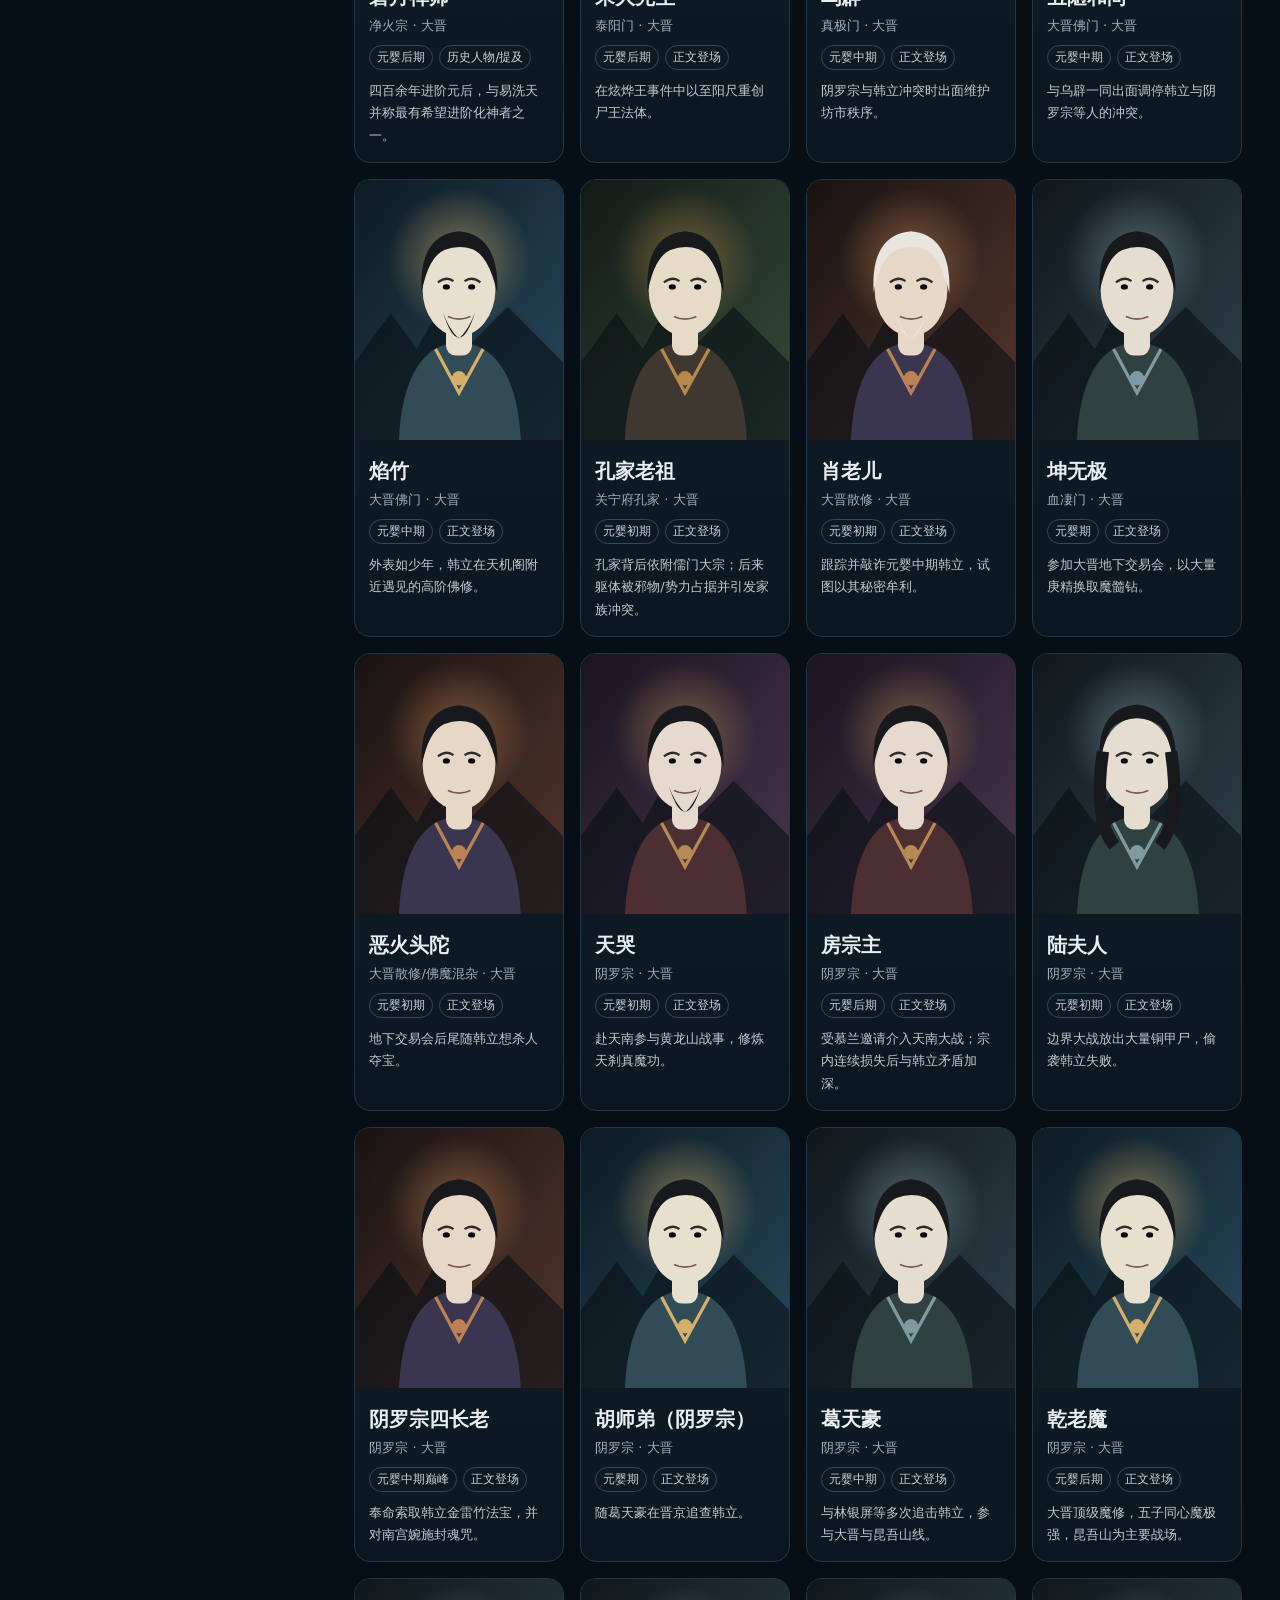
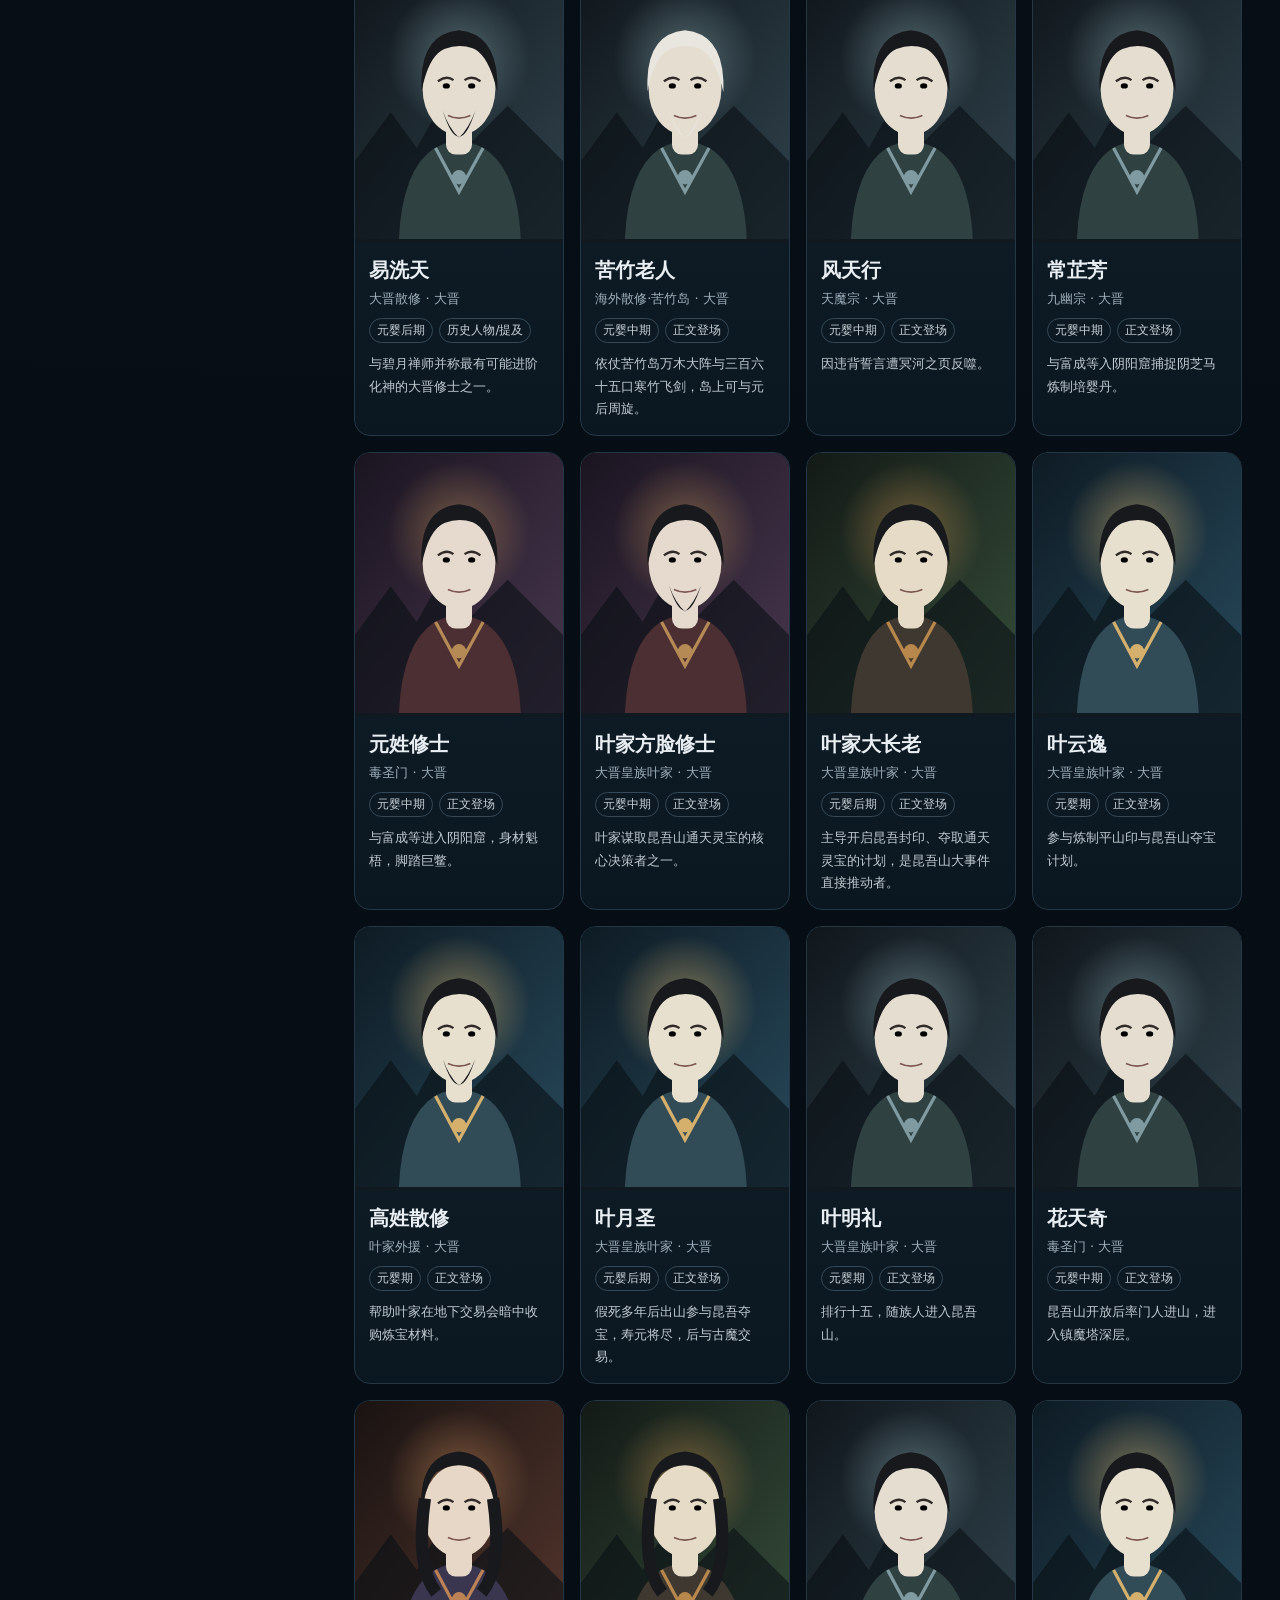
<file: fanren-yuanying/index.html>
<!doctype html><html lang="zh-CN"><head><meta charset="utf-8"><meta name="viewport" content="width=device-width,initial-scale=1"><title>凡人修仙传｜人界元婴期修士大全</title>
<style>
:root{--bg:#071019;--panel:#0d1822;--line:#243544;--text:#e9eef2;--muted:#a8b3bd;--gold:#d7b36a;--blue:#7ea8b9}*{box-sizing:border-box}html{scroll-behavior:smooth}body{margin:0;background:radial-gradient(circle at 75% -10%,#20384b 0,#071019 45%,#050a0f 100%);color:var(--text);font-family:"PingFang SC","Microsoft YaHei",system-ui,sans-serif}.wrap{width:min(1520px,94vw);margin:auto}.hero{min-height:500px;background:radial-gradient(circle at 76% 20%,rgba(105,137,151,.25),transparent 35%),linear-gradient(135deg,#061019,#173245 58%,#071018);display:flex;align-items:center;border-bottom:1px solid rgba(215,179,106,.25)}.hero h1{font-family:STKaiti,KaiTi,serif;font-size:clamp(48px,6vw,92px);margin:0 0 8px;color:#f0d99f}.hero h2{font-size:clamp(24px,3vw,44px);margin:0 0 18px}.hero p{max-width:920px;color:#d2dbe2;line-height:1.9;font-size:17px}.stats{display:flex;gap:12px;flex-wrap:wrap;margin-top:24px}.stat{background:rgba(7,16,25,.75);border:1px solid rgba(215,179,106,.25);padding:12px 18px;border-radius:14px}.stat b{font-size:26px;color:#f0c76e}nav{position:sticky;top:0;z-index:30;background:rgba(5,12,18,.92);border-bottom:1px solid var(--line);backdrop-filter:blur(12px)}nav .wrap{display:flex;gap:22px;align-items:center;min-height:58px}nav a{color:#c5d0d8;text-decoration:none}.layout{display:grid;grid-template-columns:290px 1fr;gap:26px;padding:32px 0 60px}aside{position:sticky;top:80px;height:fit-content;max-height:calc(100vh - 96px);overflow:auto;background:#0a151e;border:1px solid var(--line);border-radius:18px;padding:20px}.search{width:100%;padding:13px;border:1px solid #314758;border-radius:12px;background:#08141e;color:#fff}.filter-title{color:#d8c28c;margin:18px 0 10px}.btn{width:100%;border:1px solid #2d4050;background:#0c1720;color:#cbd5dc;border-radius:10px;padding:10px 12px;text-align:left;margin:5px 0;cursor:pointer}.btn.active,.btn:hover{border-color:#b99050;background:#1b2730;color:#f0d597}.main-head{display:flex;justify-content:space-between;align-items:end;margin-bottom:18px}.main-head h3{font-size:32px;margin:0}.main-head small{color:var(--muted)}.note{padding:15px 18px;border-left:3px solid var(--gold);background:#0b1720;color:#bac6cf;line-height:1.75;margin-bottom:18px}.grid{display:grid;grid-template-columns:repeat(4,minmax(0,1fr));gap:16px}.card{background:linear-gradient(#10202c,#0b1720);border:1px solid #233746;border-radius:16px;overflow:hidden;cursor:pointer;transition:.2s}.card:hover{transform:translateY(-3px);border-color:#9b7b45;box-shadow:0 16px 35px #0006}.portrait{aspect-ratio:4/5;background:#101820}.portrait img{width:100%;height:100%;object-fit:cover}.card-body{padding:14px}.name{font-size:20px;font-weight:700;margin-bottom:6px}.meta{font-size:13px;color:#9fb0bc}.tags{display:flex;gap:6px;flex-wrap:wrap;margin:10px 0}.tag{font-size:12px;border:1px solid #344857;padding:3px 7px;border-radius:999px;color:#cbd3d9}.brief{font-size:13px;line-height:1.75;color:#c1cbd2;display:-webkit-box;-webkit-line-clamp:3;-webkit-box-orient:vertical;overflow:hidden}.modal{position:fixed;inset:0;z-index:80;background:rgba(0,0,0,.8);display:none;align-items:center;justify-content:center;padding:24px}.modal.open{display:flex}.dialog{width:min(1050px,96vw);max-height:92vh;overflow:auto;background:#08131b;border:1px solid #425568;border-radius:22px}.detail{display:grid;grid-template-columns:340px 1fr}.detail-img img{width:100%;min-height:620px;height:100%;object-fit:cover}.detail-content{padding:28px 30px}.detail-content h2{font-size:38px;margin:0 0 8px}.sub{color:#d8bd7d;margin-bottom:16px}.kv{display:grid;grid-template-columns:120px 1fr;gap:10px 14px;padding:14px 0;border-top:1px solid #20303b}.kv b{color:#91a6b5}.kv div{line-height:1.8}.close{position:fixed;right:34px;top:28px;z-index:90;width:42px;height:42px;border-radius:50%;border:1px solid #485b69;background:#0f1c25;color:#fff;font-size:22px;cursor:pointer}footer{border-top:1px solid var(--line);padding:40px 0 60px;color:#98a6b0;line-height:1.8}#loading{padding:40px;color:#d8c28c}.error{color:#efadad}@media(max-width:1200px){.grid{grid-template-columns:repeat(3,1fr)}}@media(max-width:900px){.layout{grid-template-columns:1fr}aside{position:relative;top:0;max-height:none}.grid{grid-template-columns:repeat(2,1fr)}.detail{grid-template-columns:1fr}.detail-img img{height:380px;min-height:0}}@media(max-width:560px){.grid{grid-template-columns:1fr}}
</style></head><body>
<section class="hero"><div class="wrap"><h1>凡人修仙传</h1><h2>人界元婴期修士大全</h2><p>按小说人界篇整理：收录有姓名、姓氏、称号或可独立识别身份的元婴期人物；原著只给“某宗十余名元婴长老”等统计性背景人数时，不虚构姓名。妖修、鬼修、尸修、古魔分魂及元婴级化身另列“元婴级异类”。</p><div class="stats"><div class="stat">可识别条目 <b id="statAll">—</b></div><div class="stat">人族 / 法士 <b id="statHuman">—</b></div><div class="stat">异类附录 <b id="statOther">—</b></div></div></div></section>
<nav><div class="wrap"><a href="#gallery">人物图鉴</a><a href="#sources">资料说明</a></div></nav>
<div class="wrap layout" id="gallery"><aside><input class="search" id="search" placeholder="搜索姓名、势力、功法、法宝…"><div class="filter-title">按地区筛选</div><div id="regionButtons"></div><div class="filter-title">按境界筛选</div><button class="btn stageBtn active" data-stage="全部">全部境界</button><button class="btn stageBtn" data-stage="元婴初期">元婴初期</button><button class="btn stageBtn" data-stage="元婴中期">元婴中期</button><button class="btn stageBtn" data-stage="元婴后期">元婴后期</button><button class="btn stageBtn" data-stage="其他/等价">其他 / 等价</button></aside><main><div class="main-head"><div><h3>人物图鉴</h3><small id="resultCount"></small></div></div><div class="note"><b>图片说明：</b>每一个条目均配独立的非官方意象图，根据姓名、势力和类型生成，用于视觉辨识；不代表动画、漫画或版权方正式造型。点击人物卡查看境界、身份、功法、法宝、关键剧情和结局。</div><div id="loading">正在加载人物资料…</div><div id="grid" class="grid"></div></main></div>
<div class="modal" id="modal"><button class="close" id="close">×</button><div class="dialog"><div id="detail"></div></div></div>
<footer id="sources"><div class="wrap"><h4>校勘口径</h4><p>以忘语原著人界篇为核心，结合 Im-Mortal 人物资料库、《凡人必备手册》、天南元婴盘点、慕兰/天澜上师盘点、大晋及北夜小极宫人物资料等交叉核对。原著未明确的境界细分、法宝和结局均标“未详 / 信息有限”。</p><p>版本：2026-09-06 · 人数由数据文件自动统计，后续新增条目不需要人工修改页面计数。</p></div></footer>
<script>
const URLS=Array.from({length:13},(_,i)=>`data/part-${String(i+1).padStart(2,'0')}.json`),DATA=[];let region='全部',stage='全部';
const grid=document.getElementById('grid'),rc=document.getElementById('resultCount'),modal=document.getElementById('modal');
function esc(s){return String(s??'').replace(/[&<>"']/g,m=>({'&':'&amp;','<':'&lt;','>':'&gt;','"':'&quot;',"'":'&#039;'}[m]))}
function hash32(s){let h=2166136261;for(let i=0;i<s.length;i++){h^=s.charCodeAt(i);h=Math.imul(h,16777619)}return h>>>0}
function portrait(e){const h=hash32(e.name+e.faction),isOther=e.region==='元婴级异类',P=isOther?[['101518','355048','86a67f','d1d7c9'],['171017','4b3247','9a758c','d9c9d3'],['141a1e','354b5a','7698aa','d0dae0']]:[['0e1b24','27495b','d5b06d','e8e0cf'],['131a16','354c39','b8874b','e5dbc7'],['1a1420','49374f','b68a55','e6d9ce'],['10171c','30424c','7f9aa1','e4ddd0'],['191312','55362d','bc8255','e7d7c7']],[b1,b2,a,skin]=P[h%P.length],f=/夫人|仙子|圣女|女修|老妪|女子|南宫婉|凤冰|明馨|宋玉|紫灵|燕如嫣|温青|凌玉灵|林银屏|白瑶怡|白梦馨|冰凤/.test(e.name),old=/老|祖|上人|真人|长老|神师|大仙师/.test(e.name)&&h%2===0,hair=old&&h%3===0?'e9e6df':'17191d',robe=['314b57','3f3830','4b2f32','2f4141','3a3650'][h%5],beard=!f&&!isOther&&h%3===0;let ex;if(isOther){ex=`<path d="M175 350Q205 170 320 150Q435 170 465 350Q430 260 390 230Q320 185 250 230Q210 260 175 350Z" fill="#${hair}"/><path d="M205 292L150 240L225 255M435 292L490 240L415 255" stroke="#${a}" stroke-width="18" fill="none"/>`;}else{ex=f?`<path d="M205 350Q190 165 320 155Q454 168 438 366Q420 246 390 220Q320 175 250 220Q218 250 205 350Z" fill="#${hair}"/><path d="M215 300Q185 510 250 590M425 300Q456 510 390 590" stroke="#${hair}" stroke-width="38" fill="none"/>`:`<path d="M205 345Q195 170 320 158Q445 170 438 348Q411 232 362 213Q320 198 275 215Q226 236 205 345Z" fill="#${hair}"/>`;if(beard)ex+=`<path d="M270 405Q320 565 370 405Q350 460 320 488Q289 460 270 405Z" fill="#${hair}"/>`}
const s=`<svg xmlns="http://www.w3.org/2000/svg" viewBox="0 0 640 800"><defs><linearGradient id="g" x2="1" y2="1"><stop stop-color="#${b1}"/><stop offset="1" stop-color="#${b2}"/></linearGradient><radialGradient id="r"><stop stop-color="#${a}" stop-opacity=".55"/><stop offset="1" stop-color="#${a}" stop-opacity="0"/></radialGradient></defs><rect width="640" height="800" fill="url(#g)"/><circle cx="320" cy="245" r="220" fill="url(#r)"/><path d="M0 560L110 410L190 520L280 360L360 500L470 390L640 560V800H0Z" fill="#091015" opacity=".6"/><path d="M135 800Q145 585 245 520Q320 480 395 520Q500 585 510 800Z" fill="#${robe}"/><path d="M248 520L320 655L394 520" fill="none" stroke="#${a}" stroke-width="10"/><rect x="280" y="430" width="80" height="110" rx="30" fill="#${skin}"/><ellipse cx="320" cy="338" rx="112" ry="142" fill="#${skin}"/>${ex}<path d="M255 315Q282 295 303 311M337 311Q360 295 386 315" stroke="#302a28" stroke-width="7" fill="none"/><ellipse cx="281" cy="329" rx="11" ry="8"/><ellipse cx="359" cy="329" rx="11" ry="8"/><path d="M286 420Q320 436 355 420" stroke="#7c5650" stroke-width="5" fill="none"/><circle cx="320" cy="610" r="22" fill="#${a}"/></svg>`;return 'data:image/svg+xml;charset=utf-8,'+encodeURIComponent(s)}
function regionCounts(){const order=['全部','天南','乱星海','慕兰/天澜草原','大晋','元婴级异类'];const counts=Object.fromEntries(order.map(r=>[r,r==='全部'?DATA.length:DATA.filter(e=>e.region===r).length]));document.getElementById('regionButtons').innerHTML=order.map((r,i)=>`<button class="btn${i===0?' active':''}" data-region="${r}">${r==='全部'?'全部人物':r}（${counts[r]}）</button>`).join('');document.querySelectorAll('[data-region]').forEach(b=>b.onclick=()=>{document.querySelectorAll('[data-region]').forEach(x=>x.classList.remove('active'));b.classList.add('active');region=b.dataset.region;render()})}
function filtered(){const q=document.getElementById('search').value.trim().toLowerCase();return DATA.filter(e=>(region==='全部'||e.region===region)&&(stage==='全部'||e.stageNorm===stage)&&(!q||JSON.stringify(e).toLowerCase().includes(q)))}
function render(){const a=filtered();rc.textContent=`显示 ${a.length} / ${DATA.length} 个条目`;grid.innerHTML=a.map(e=>`<article class="card" data-id="${DATA.indexOf(e)}"><div class="portrait"><img loading="lazy" src="${portrait(e)}" alt="${esc(e.name)} 非官方意象图"></div><div class="card-body"><div class="name">${esc(e.name)}</div><div class="meta">${esc(e.faction)} · ${esc(e.region)}</div><div class="tags"><span class="tag">${esc(e.stage)}</span><span class="tag">${esc(e.status)}</span></div><div class="brief">${esc(e.story)}</div></div></article>`).join('');document.querySelectorAll('.card').forEach(c=>c.onclick=()=>openDetail(+c.dataset.id))}
function openDetail(i){const e=DATA[i];document.getElementById('detail').innerHTML=`<div class="detail"><div class="detail-img"><img src="${portrait(e)}" alt="${esc(e.name)}"></div><div class="detail-content"><h2>${esc(e.name)}</h2><div class="sub">${esc(e.title||e.stage)} · ${esc(e.region)} · ${esc(e.faction)}</div><div class="kv"><b>境界</b><div>${esc(e.stage)}</div><b>身份</b><div>${esc(e.kind)}</div><b>出场</b><div>${esc(e.status)}</div></div><div class="kv"><b>人物定位</b><div>${esc(e.overview)}</div></div><div class="kv"><b>功法 / 神通</b><div>${esc(e.skills)}</div><b>法宝 / 依仗</b><div>${esc(e.treasures)}</div></div><div class="kv"><b>关键剧情</b><div>${esc(e.story)}</div><b>结局 / 后续</b><div>${esc(e.fate)}</div></div>${e.note?`<div class="kv"><b>备注</b><div>${esc(e.note)}</div></div>`:''}<div class="kv"><b>图片</b><div>非官方意象图，仅用于本资料页视觉区分。</div></div></div></div>`;modal.classList.add('open')}
async function boot(){try{for(const u of URLS){const r=await fetch(u,{cache:'no-store'});if(!r.ok)throw new Error(`${u}: ${r.status}`);const part=await r.json();DATA.push(...part)}document.getElementById('loading').remove();document.getElementById('statAll').textContent=DATA.length;const other=DATA.filter(e=>e.region==='元婴级异类').length;document.getElementById('statOther').textContent=other;document.getElementById('statHuman').textContent=DATA.length-other;regionCounts();render()}catch(err){const el=document.getElementById('loading');el.className='error';el.textContent='资料加载失败：'+err.message}}
document.getElementById('close').onclick=()=>modal.classList.remove('open');modal.onclick=e=>{if(e.target===modal)modal.classList.remove('open')};document.querySelectorAll('.stageBtn').forEach(b=>b.onclick=()=>{document.querySelectorAll('.stageBtn').forEach(x=>x.classList.remove('active'));b.classList.add('active');stage=b.dataset.stage;render()});document.getElementById('search').oninput=render;boot();
</script></body></html>
</file>
